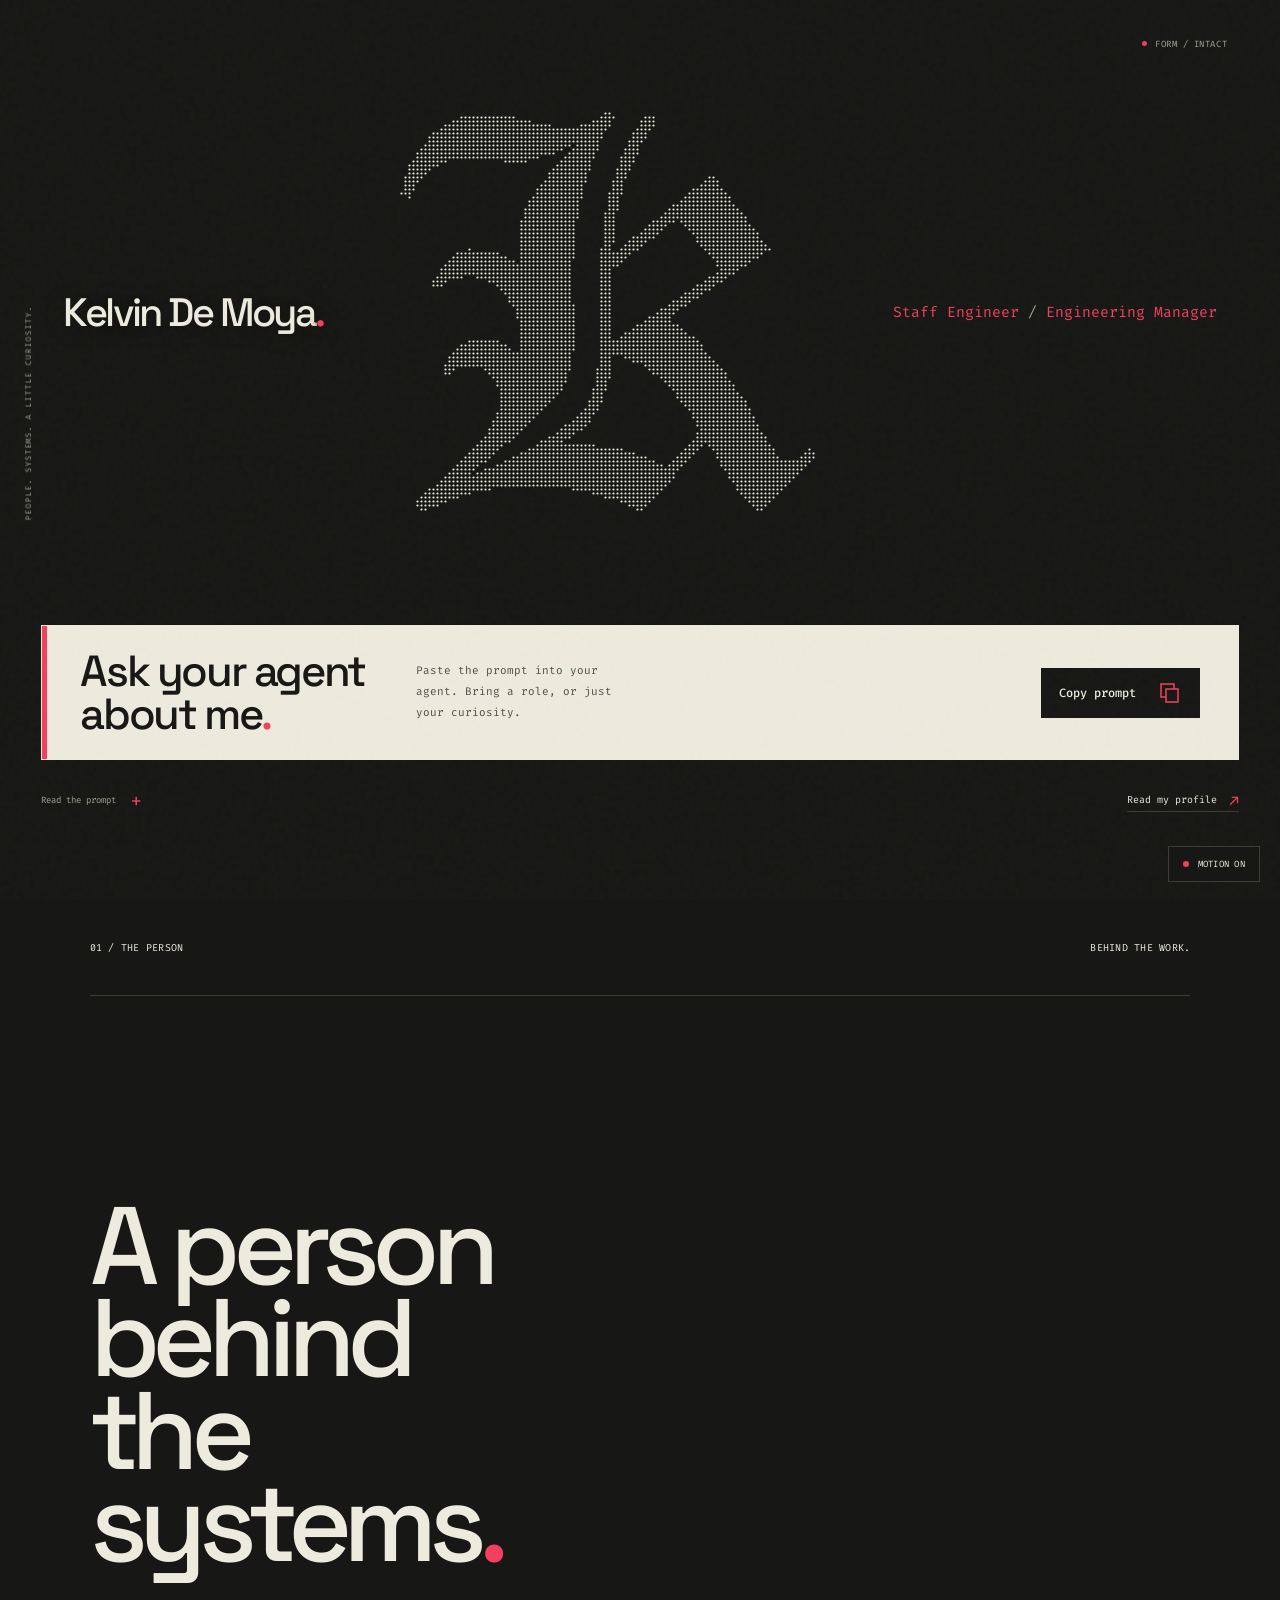
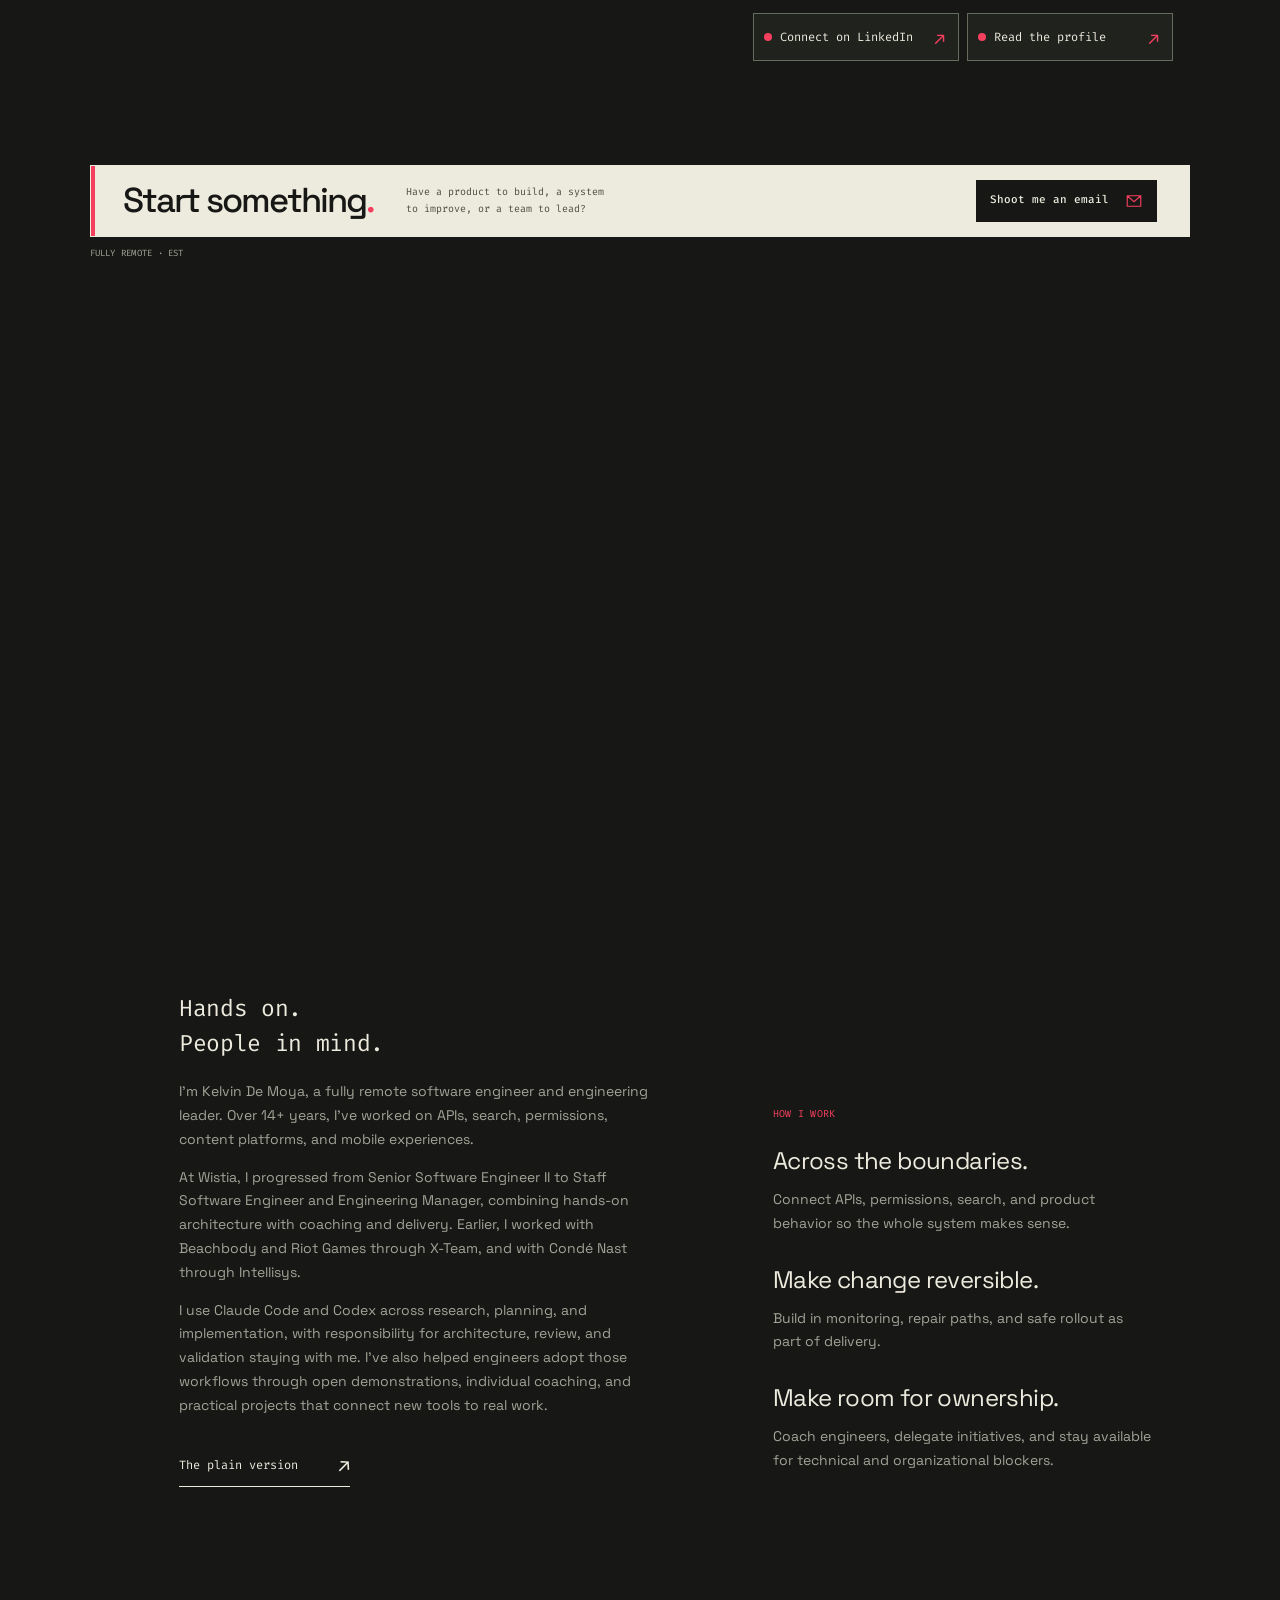
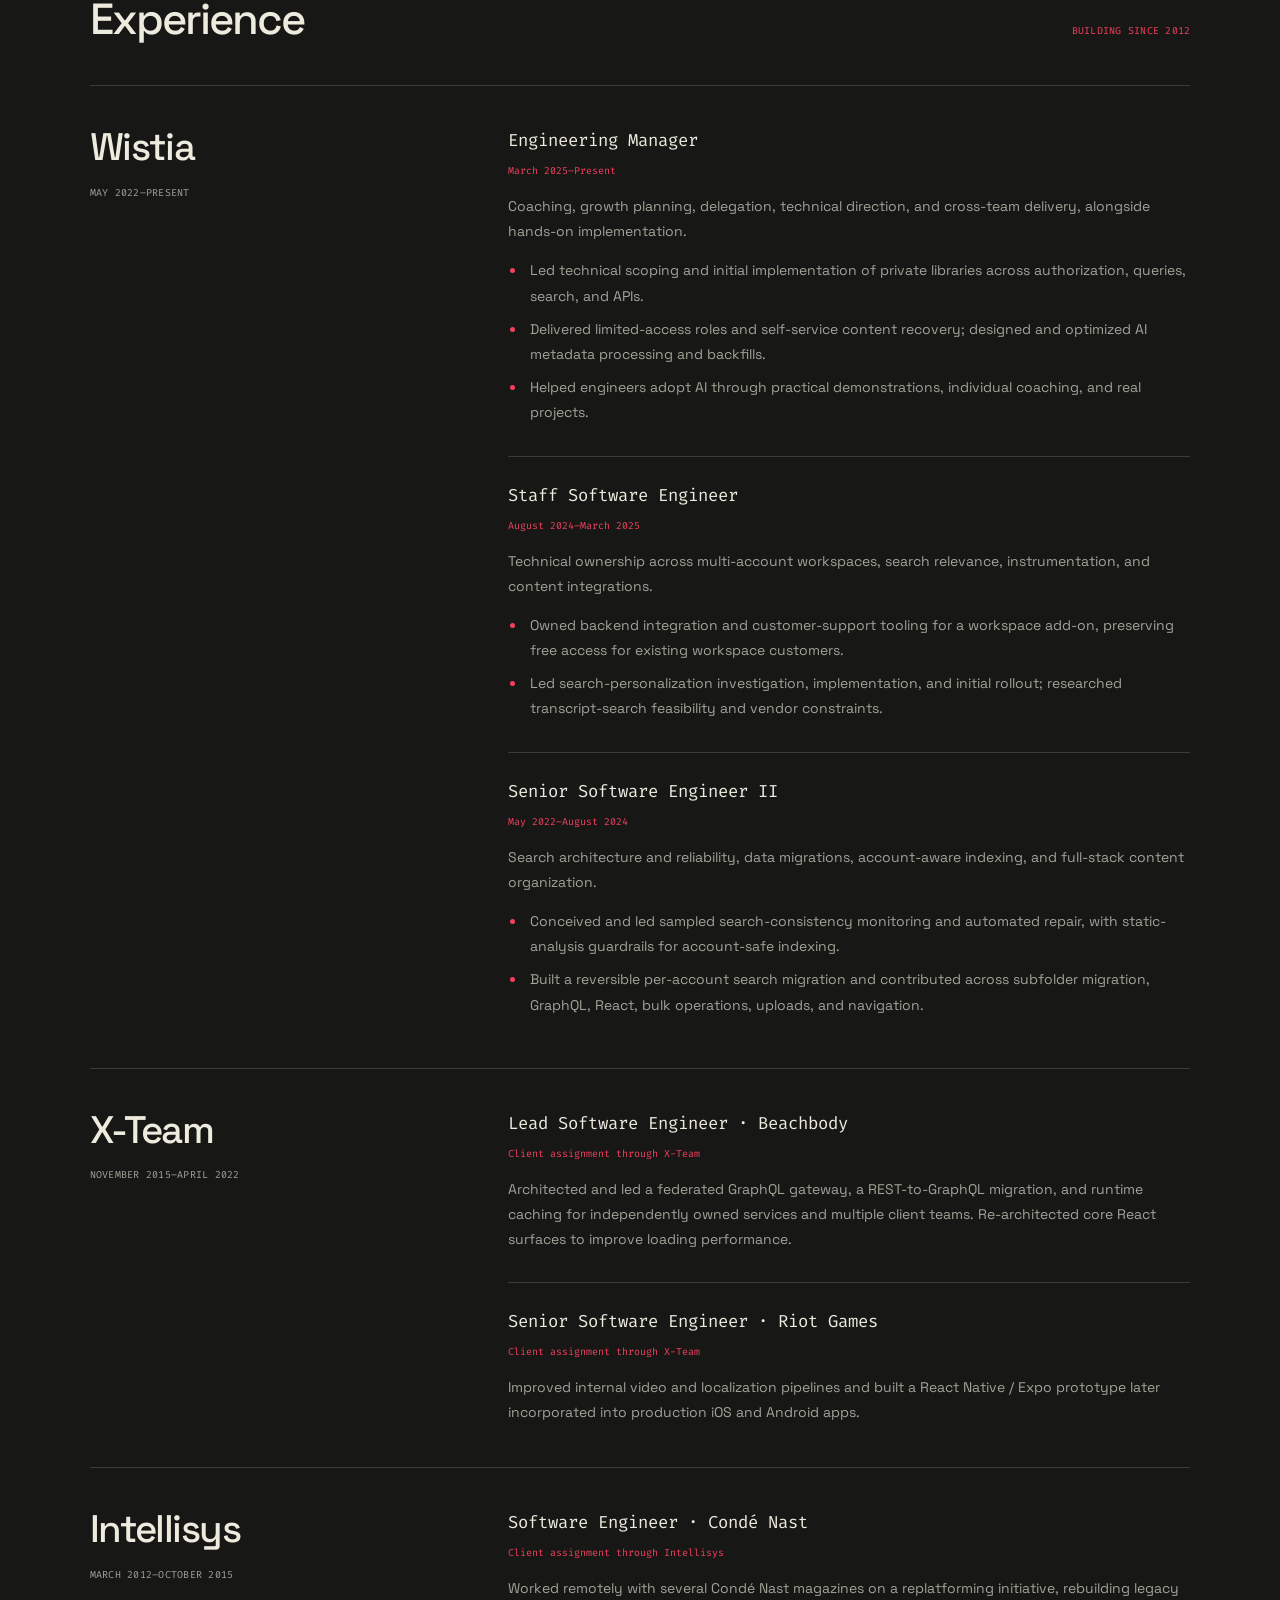
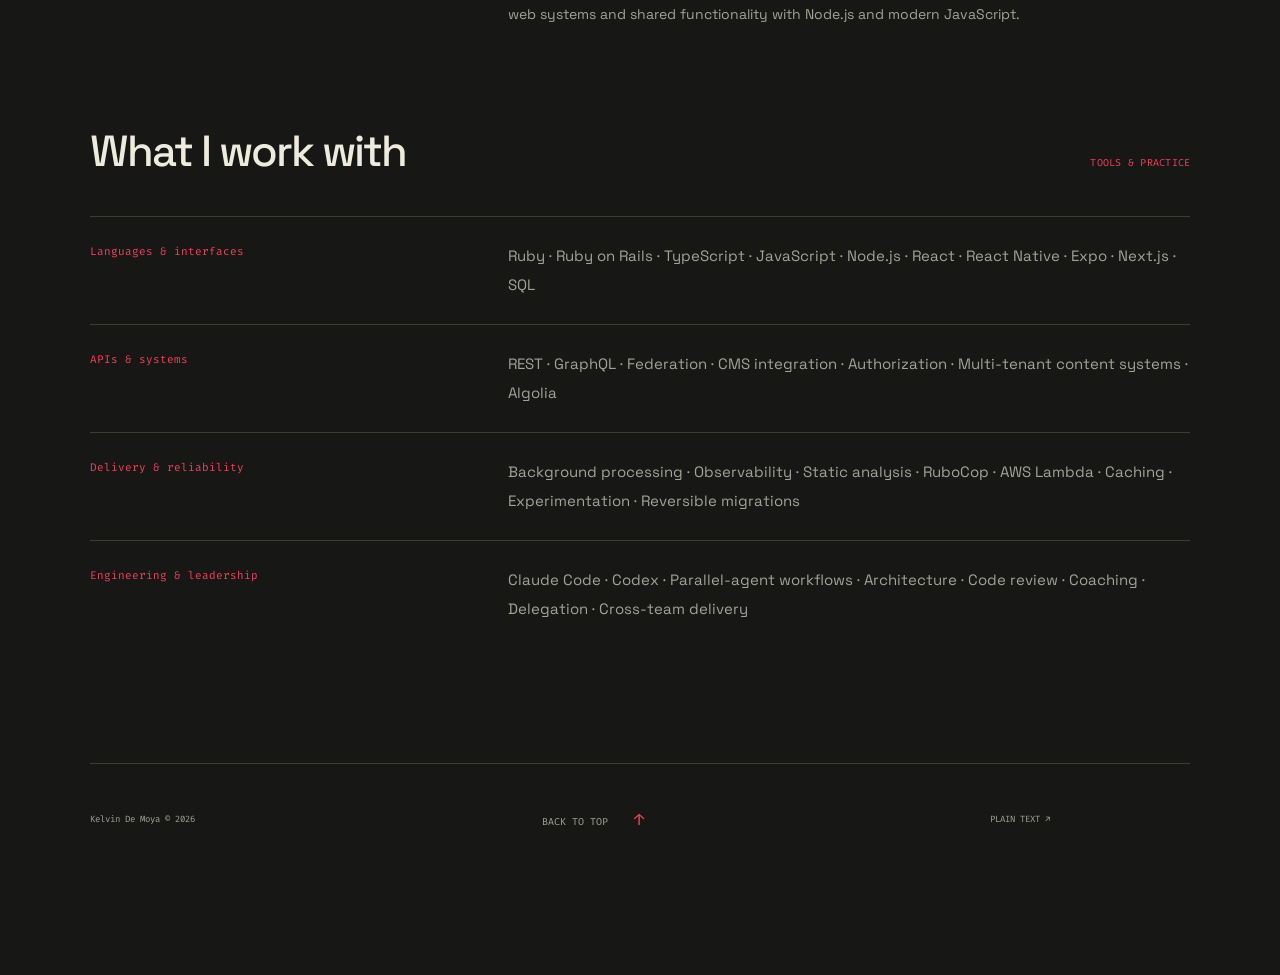
<file: index.html>
<!doctype html>
<html lang="en">
  <head>
    <meta charset="utf-8" />
    <meta name="viewport" content="width=device-width, initial-scale=1" />
    <meta name="theme-color" content="#171815" />
    <meta
      name="description"
      content="Kelvin De Moya — Staff Engineer / Engineering Manager. 14+ years building APIs, reliable content systems, and engineering teams. Fully remote · EST."
    />
    <link rel="canonical" href="https://kdemoya.github.io/" />
    <link rel="icon" href="./assets/images/favicon.svg" type="image/svg+xml" />
    <meta property="og:type" content="website" />
    <meta property="og:locale" content="en_US" />
    <meta property="og:site_name" content="Kelvin De Moya" />
    <meta
      property="og:title"
      content="Kelvin De Moya — Staff Engineer / Engineering Manager"
    />
    <meta
      property="og:description"
      content="14+ years building APIs, reliable content systems, and engineering teams. Fully remote · EST."
    />
    <meta property="og:url" content="https://kdemoya.github.io/" />
    <meta name="twitter:card" content="summary" />
    <title>Kelvin De Moya — Staff Engineer / Engineering Manager</title>
    <link
      rel="alternate"
      type="text/markdown"
      href="./profile.md"
      title="Plain profile"
    />
    <link
      rel="alternate"
      type="text/markdown"
      href="./context.md"
      title="Career context for AI tools"
    />
    <link
      rel="describedby"
      href="./llms.txt"
      type="text/plain"
      title="Guide for AI tools"
    />
    <link rel="stylesheet" href="./assets/css/site.css" />
    <link rel="stylesheet" href="./assets/css/agent.css" />
    <script type="application/ld+json">
      {
        "@context": "https://schema.org",
        "@type": "Person",
        "url": "https://kdemoya.github.io/",
        "name": "Kelvin De Moya",
        "jobTitle": "Staff Engineer / Engineering Manager",
        "email": "kdemoya17@gmail.com",
        "sameAs": ["https://www.linkedin.com/in/kdemoya/"],
        "worksFor": { "@type": "Organization", "name": "Wistia" },
        "alumniOf": {
          "@type": "CollegeOrUniversity",
          "name": "Pontificia Universidad Católica Madre y Maestra"
        }
      }
    </script>
    <script defer src="./assets/data/monogram.js"></script>
    <script defer src="./assets/data/portrait.js"></script>
    <script defer src="./assets/js/portrait-style.js"></script>
    <script defer src="./assets/js/particles.js"></script>
    <script defer src="./assets/js/agent.js"></script>
    <script defer src="./assets/js/contact.js"></script>
    <noscript
      ><style>
        #motion,
        .signal {
          display: none;
        }
      </style></noscript
    >
  </head>
  <body>
    <a class="skip" href="#about-title">Skip to about</a>
    <canvas id="letter" aria-hidden="true"></canvas>
    <main>
      <section class="hero" id="top" aria-labelledby="name">
        <div class="poster">
          <div class="poster-grid" aria-hidden="true"></div>
          <div class="margin-note" aria-hidden="true">
            PEOPLE. SYSTEMS. A LITTLE CURIOSITY.
          </div>
          <h1 class="hero-identity" id="name">
            <button
              id="identity-trigger"
              class="identity-trigger"
              data-scatter
              type="button"
              aria-labelledby="hero-name"
              aria-describedby="identity-hint"
              disabled
            >
              <span id="hero-name" class="hero-name"
                >Kelvin De Moya<span class="name-period">.</span></span
              >
            </button>
          </h1>
          <div id="hero-mark" class="mark" aria-hidden="true">
            <img class="fallback" src="./assets/images/monogram.svg" alt="" />
          </div>
          <div class="hero-role">
            <button
              id="title-trigger"
              class="identity-trigger role"
              data-scatter
              type="button"
              aria-describedby="identity-hint"
              disabled
            >
              <span
                >Staff Engineer <span class="role-slash">/</span> Engineering
                Manager</span
              >
            </button>
          </div>
          <span id="identity-hint" class="sr-only"
            >Activate to scatter the dotted K.</span
          >
          <div class="signal" aria-hidden="true">
            <span class="signal-dot"></span
            ><span id="signal-label">FORM / INTACT</span>
          </div>
        </div>
        <section
          id="agent-invite"
          class="agent-invite"
          aria-labelledby="agent-heading"
        >
          <h2 id="agent-heading" class="sr-only">Ask your agent about me</h2>
          <button
            id="copy-prompt"
            class="copy-prompt"
            type="button"
            disabled
            aria-labelledby="agent-title copy-prompt-label"
            aria-describedby="agent-description"
          >
            <span class="agent-copy">
              <span id="agent-title" class="agent-title"
                >Ask your agent<br class="agent-title-break" />about me<span
                  >.</span
                ></span
              >
              <span id="agent-description" class="agent-description"
                >Paste the prompt into your agent. Bring a role, or just your
                curiosity.</span
              >
            </span>
            <span class="copy-cue"
              ><span id="copy-prompt-label">Copy prompt</span
              ><svg
                class="copy-icon"
                viewBox="0 0 24 24"
                width="24"
                height="24"
                fill="none"
                stroke="currentColor"
                stroke-width="1.5"
                aria-hidden="true"
                focusable="false"
              >
                <path d="M8 8h12v13H8zM16 8V3H3v13h5" /></svg
            ></span>
          </button>
          <p
            id="copy-status"
            class="copy-status"
            role="status"
            aria-live="polite"
          ></p>
          <div class="agent-links">
            <details id="prompt-preview" class="prompt-preview" hidden>
              <summary>
                Read the prompt <span aria-hidden="true">+</span>
              </summary>
              <label class="sr-only" for="prompt-text"
                >Prompt for your agent</label
              ><textarea
                id="prompt-text"
                readonly
                rows="7"
                spellcheck="false"
              ></textarea>
              <div class="agent-fallbacks">
                <button id="copy-context" type="button" class="text-button">
                  Copy full briefing</button
                ><a href="./context.md" download="kelvin-de-moya-context.md"
                  >Download profile</a
                >
              </div>
              <p id="briefing-status" role="status" aria-live="polite"></p>
              <details id="briefing-preview" hidden>
                <summary>Full briefing</summary>
                <label class="sr-only" for="briefing-text"
                  >Prompt and professional profile</label
                ><textarea
                  id="briefing-text"
                  readonly
                  rows="10"
                  spellcheck="false"
                ></textarea>
              </details>
            </details>
            <a class="agent-profile-link" href="./context.md"
              >Read my profile <span aria-hidden="true">↗</span></a
            >
          </div>
        </section>
      </section>

      <section
        id="about"
        class="about-section chapter"
        aria-labelledby="about-title"
      >
        <div class="section-inner">
          <div class="chapter-top">
            <span class="folio">01 / THE PERSON</span
            ><span class="folio">BEHIND THE WORK.</span>
          </div>
          <div class="about-reveal">
            <div class="about-stage">
              <h2 id="about-title" tabindex="-1">
                A person<br />behind<br />the systems<span>.</span>
              </h2>
              <div class="portrait-column">
                <div
                  id="about-emblem"
                  class="about-emblem"
                  role="img"
                  aria-label="Black-and-white sketch of Kelvin De Moya, drawn with dots and fine trails"
                >
                  <img
                    class="static-portrait"
                    src="./assets/images/portrait.svg"
                    alt=""
                    width="680"
                    height="850"
                  />
                </div>
                <nav class="portrait-links" aria-label="Connect with Kelvin">
                  <a href="https://www.linkedin.com/in/kdemoya/">
                    <span class="portrait-link-node" aria-hidden="true"></span>
                    <span>Connect on LinkedIn</span>
                    <span class="portrait-link-arrow" aria-hidden="true"
                      >↗</span
                    >
                  </a>
                  <a href="./profile.html">
                    <span class="portrait-link-node" aria-hidden="true"></span>
                    <span>Read the profile</span>
                    <span class="portrait-link-arrow" aria-hidden="true"
                      >↗</span
                    >
                  </a>
                </nav>
              </div>
              <section
                id="contact"
                class="contact-section"
                aria-labelledby="contact-title"
              >
                <h3 id="contact-title" class="sr-only">Start something</h3>
                <div class="contact-slot">
                  <a
                    id="contact-cta"
                    class="contact-cta"
                    href="mailto:kdemoya17@gmail.com"
                    aria-labelledby="contact-headline contact-action"
                    aria-describedby="contact-description"
                  >
                    <span class="contact-copy">
                      <span id="contact-headline" class="contact-headline"
                        >Start something<span>.</span></span
                      >
                      <span id="contact-description" class="contact-description"
                        >Have a product to build, a system to improve, or a team
                        to lead?</span
                      >
                    </span>
                    <span class="contact-cue"
                      ><span id="contact-action">Shoot me an email</span
                      ><svg
                        class="contact-icon"
                        viewBox="0 0 24 24"
                        width="24"
                        height="24"
                        fill="none"
                        stroke="currentColor"
                        stroke-width="1.5"
                        aria-hidden="true"
                        focusable="false"
                      >
                        <path d="M3 5h18v14H3zM3 5l9 8 9-8" /></svg
                    ></span>
                  </a>
                </div>
                <div class="contact-meta">
                  <span id="contact-availability" class="folio"
                    >FULLY REMOTE · EST</span
                  >
                </div>
              </section>
            </div>
          </div>
          <div class="about-grid">
            <div class="about-note">
              <h3>Hands on.<br />People in mind.</h3>
              <p>
                I’m Kelvin De Moya, a fully remote software engineer and
                engineering leader. Over 14+ years, I’ve worked on APIs, search,
                permissions, content platforms, and mobile experiences.
              </p>
              <p>
                At Wistia, I progressed from Senior Software Engineer II to
                Staff Software Engineer and Engineering Manager, combining
                hands-on architecture with coaching and delivery. Earlier, I
                worked with Beachbody and Riot Games through X-Team, and with
                Condé Nast through Intellisys.
              </p>
              <p>
                I use Claude Code and Codex across research, planning, and
                implementation, with responsibility for architecture, review,
                and validation staying with me. I’ve also helped engineers adopt
                those workflows through open demonstrations, individual
                coaching, and practical projects that connect new tools to real
                work.
              </p>
              <a class="underlined" href="./profile.html"
                >The plain version <span aria-hidden="true">↗</span></a
              >
            </div>
            <aside class="about-aside" aria-labelledby="working-style">
              <h3 id="working-style" class="folio">HOW I WORK</h3>
              <dl class="working-notes">
                <dt>Across the boundaries.</dt>
                <dd>
                  Connect APIs, permissions, search, and product behavior so the
                  whole system makes sense.
                </dd>
                <dt>Make change reversible.</dt>
                <dd>
                  Build in monitoring, repair paths, and safe rollout as part of
                  delivery.
                </dd>
                <dt>Make room for ownership.</dt>
                <dd>
                  Coach engineers, delegate initiatives, and stay available for
                  technical and organizational blockers.
                </dd>
              </dl>
            </aside>
          </div>
          <section class="career-history" aria-labelledby="experience-title">
            <div class="content-heading">
              <h3 id="experience-title">Experience</h3>
              <span class="folio">BUILDING SINCE 2012</span>
            </div>
            <article class="career-employer">
              <div class="career-heading">
                <h4>Wistia</h4>
                <p class="folio">MAY 2022–PRESENT</p>
              </div>
              <div class="career-roles">
                <section class="career-role" aria-labelledby="manager-role">
                  <h5 id="manager-role">Engineering Manager</h5>
                  <p class="role-dates">March 2025–Present</p>
                  <p>
                    Coaching, growth planning, delegation, technical direction,
                    and cross-team delivery, alongside hands-on implementation.
                  </p>
                  <ul>
                    <li>
                      Led technical scoping and initial implementation of
                      private libraries across authorization, queries, search,
                      and APIs.
                    </li>
                    <li>
                      Delivered limited-access roles and self-service content
                      recovery; designed and optimized AI metadata processing
                      and backfills.
                    </li>
                    <li>
                      Helped engineers adopt AI through practical
                      demonstrations, individual coaching, and real projects.
                    </li>
                  </ul>
                </section>
                <section class="career-role" aria-labelledby="staff-role">
                  <h5 id="staff-role">Staff Software Engineer</h5>
                  <p class="role-dates">August 2024–March 2025</p>
                  <p>
                    Technical ownership across multi-account workspaces, search
                    relevance, instrumentation, and content integrations.
                  </p>
                  <ul>
                    <li>
                      Owned backend integration and customer-support tooling for
                      a workspace add-on, preserving free access for existing
                      workspace customers.
                    </li>
                    <li>
                      Led search-personalization investigation, implementation,
                      and initial rollout; researched transcript-search
                      feasibility and vendor constraints.
                    </li>
                  </ul>
                </section>
                <section class="career-role" aria-labelledby="senior-role">
                  <h5 id="senior-role">Senior Software Engineer II</h5>
                  <p class="role-dates">May 2022–August 2024</p>
                  <p>
                    Search architecture and reliability, data migrations,
                    account-aware indexing, and full-stack content organization.
                  </p>
                  <ul>
                    <li>
                      Conceived and led sampled search-consistency monitoring
                      and automated repair, with static-analysis guardrails for
                      account-safe indexing.
                    </li>
                    <li>
                      Built a reversible per-account search migration and
                      contributed across subfolder migration, GraphQL, React,
                      bulk operations, uploads, and navigation.
                    </li>
                  </ul>
                </section>
              </div>
            </article>
            <article class="career-employer">
              <div class="career-heading">
                <h4>X-Team</h4>
                <p class="folio">NOVEMBER 2015–APRIL 2022</p>
              </div>
              <div class="career-roles">
                <section class="career-role" aria-labelledby="beachbody-role">
                  <h5 id="beachbody-role">
                    Lead Software Engineer · Beachbody
                  </h5>
                  <p class="role-dates">Client assignment through X-Team</p>
                  <p>
                    Architected and led a federated GraphQL gateway, a
                    REST-to-GraphQL migration, and runtime caching for
                    independently owned services and multiple client teams.
                    Re-architected core React surfaces to improve loading
                    performance.
                  </p>
                </section>
                <section class="career-role" aria-labelledby="riot-role">
                  <h5 id="riot-role">Senior Software Engineer · Riot Games</h5>
                  <p class="role-dates">Client assignment through X-Team</p>
                  <p>
                    Improved internal video and localization pipelines and built
                    a React Native / Expo prototype later incorporated into
                    production iOS and Android apps.
                  </p>
                </section>
              </div>
            </article>
            <article class="career-employer">
              <div class="career-heading">
                <h4>Intellisys</h4>
                <p class="folio">MARCH 2012–OCTOBER 2015</p>
              </div>
              <div class="career-roles">
                <section class="career-role" aria-labelledby="conde-role">
                  <h5 id="conde-role">Software Engineer · Condé Nast</h5>
                  <p class="role-dates">Client assignment through Intellisys</p>
                  <p>
                    Worked remotely with several Condé Nast magazines on a
                    replatforming initiative, rebuilding legacy web systems and
                    shared functionality with Node.js and modern JavaScript.
                  </p>
                </section>
              </div>
            </article>
          </section>
          <section class="toolbox" aria-labelledby="toolbox-title">
            <div class="content-heading">
              <h3 id="toolbox-title">What I work with</h3>
              <span class="folio">TOOLS & PRACTICE</span>
            </div>
            <dl class="skill-list">
              <div>
                <dt>Languages & interfaces</dt>
                <dd>
                  Ruby · Ruby on Rails · TypeScript · JavaScript · Node.js ·
                  React · React Native · Expo · Next.js · SQL
                </dd>
              </div>
              <div>
                <dt>APIs & systems</dt>
                <dd>
                  REST · GraphQL · Federation · CMS integration · Authorization
                  · Multi-tenant content systems · Algolia
                </dd>
              </div>
              <div>
                <dt>Delivery & reliability</dt>
                <dd>
                  Background processing · Observability · Static analysis ·
                  RuboCop · AWS Lambda · Caching · Experimentation · Reversible
                  migrations
                </dd>
              </div>
              <div>
                <dt>Engineering & leadership</dt>
                <dd>
                  Claude Code · Codex · Parallel-agent workflows · Architecture
                  · Code review · Coaching · Delegation · Cross-team delivery
                </dd>
              </div>
            </dl>
          </section>
        </div>
      </section>
    </main>
    <footer class="site-footer chapter">
      <div class="section-inner">
        <div class="colophon">
          <span>Kelvin De Moya © 2026</span
          ><a href="#top" class="back-top"
            >BACK TO TOP <span aria-hidden="true">↑</span></a
          ><a href="./profile.md">PLAIN TEXT ↗</a>
        </div>
      </div>
    </footer>
    <button id="motion" type="button" aria-pressed="true">
      <span class="motion-dot" aria-hidden="true"></span
      ><span id="motion-label">MOTION ON</span>
    </button>
  </body>
</html>
</file>
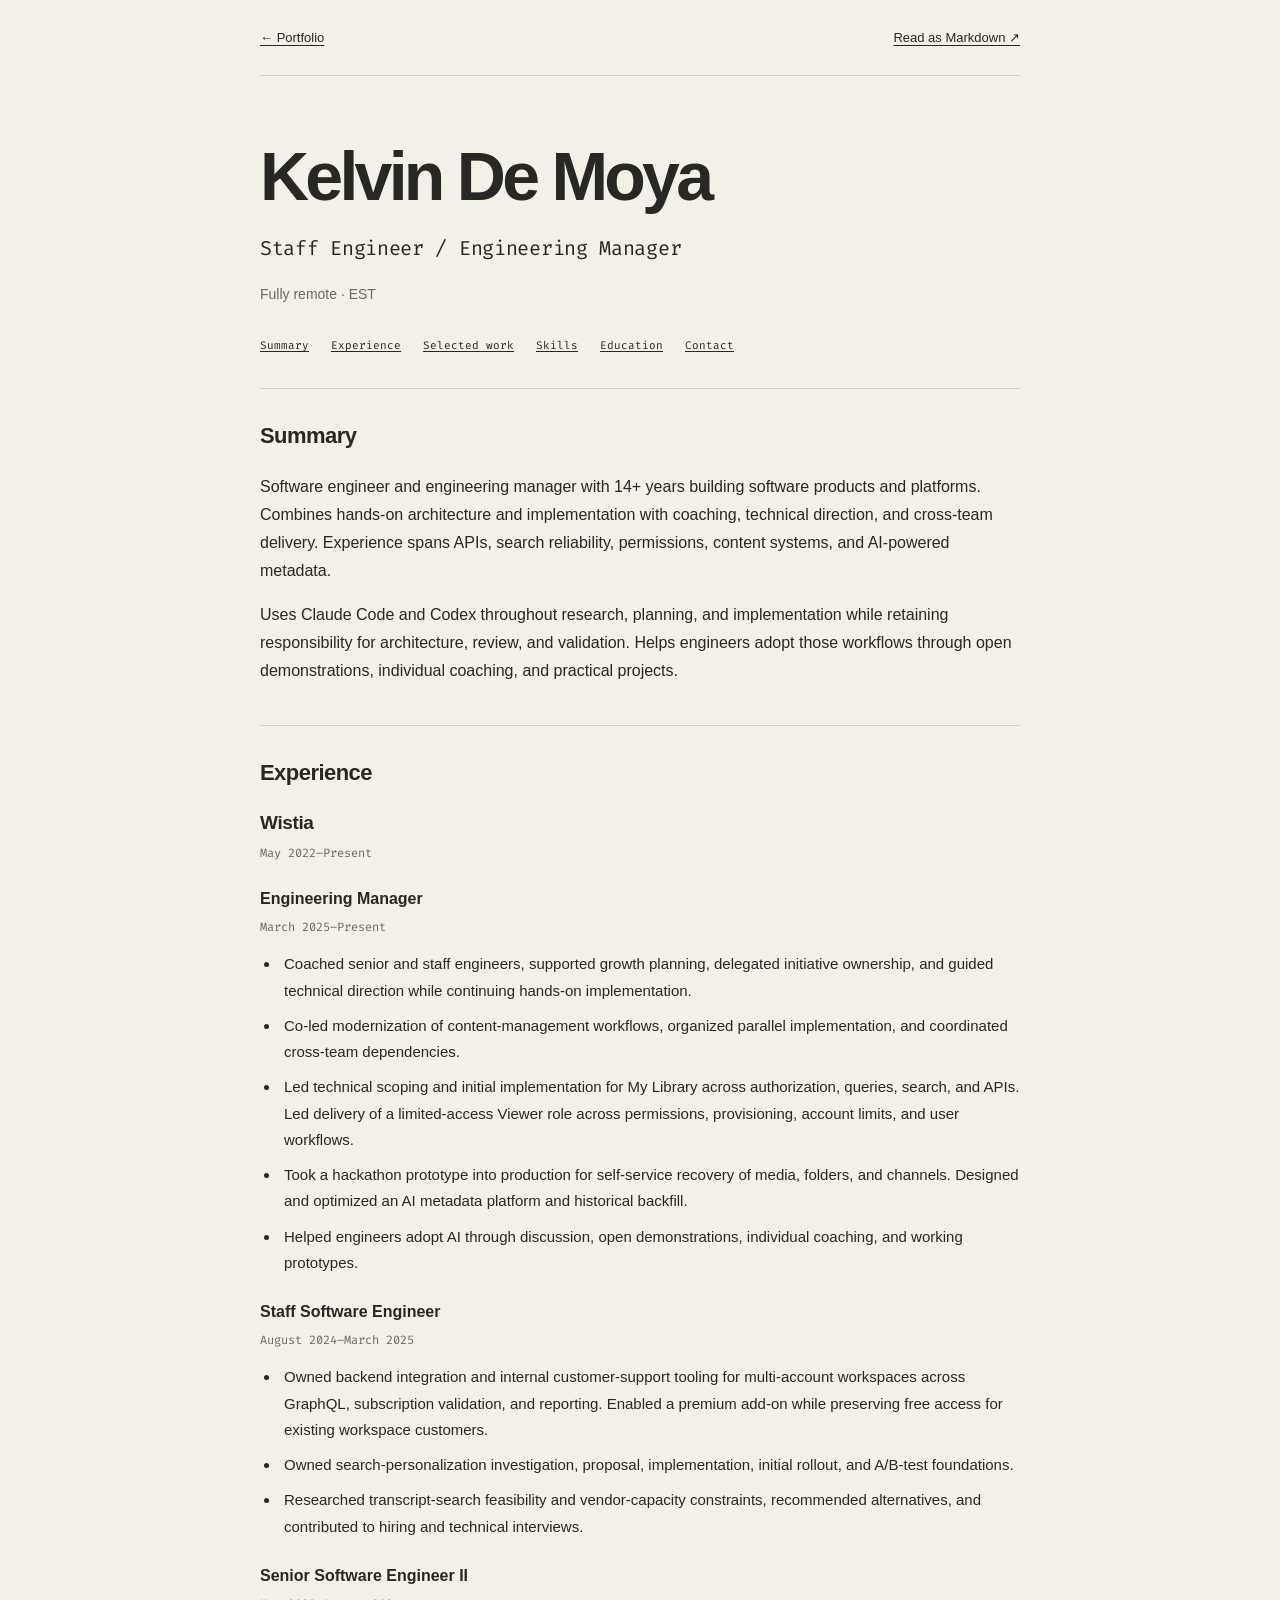
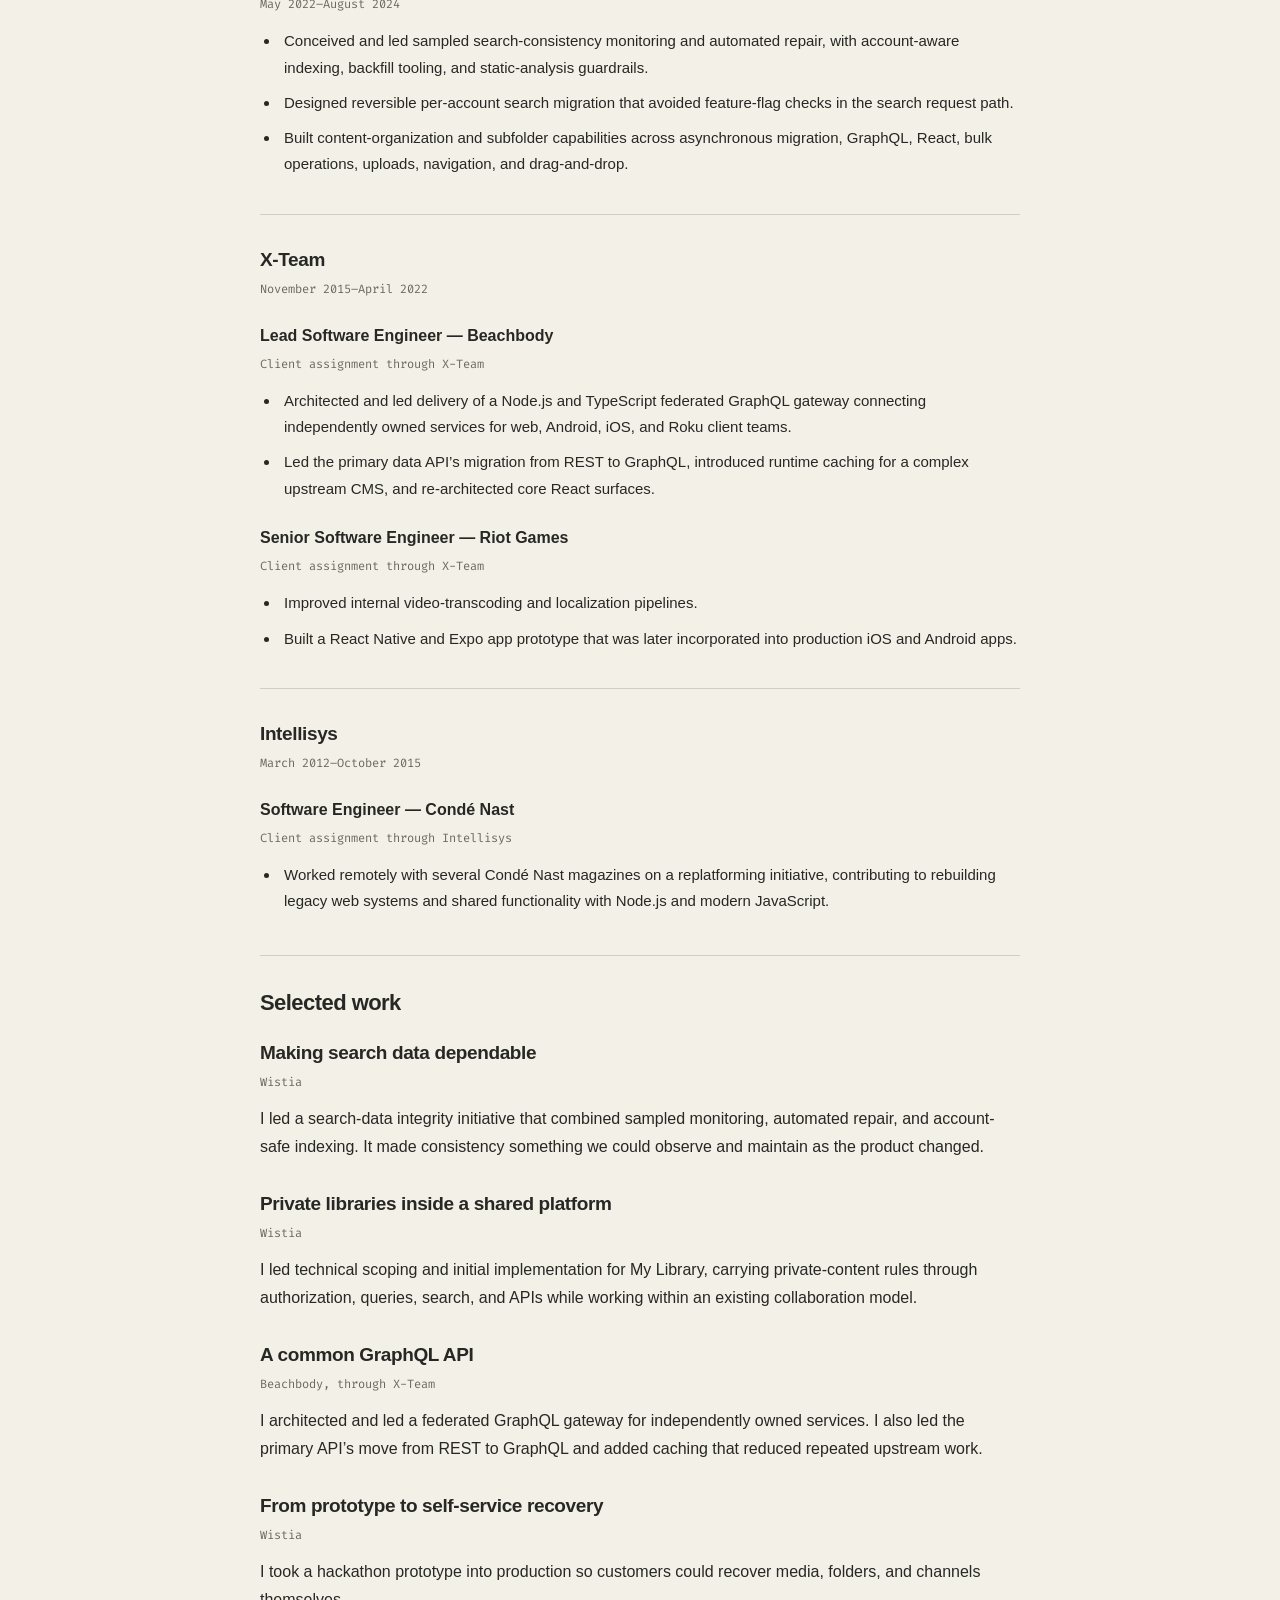
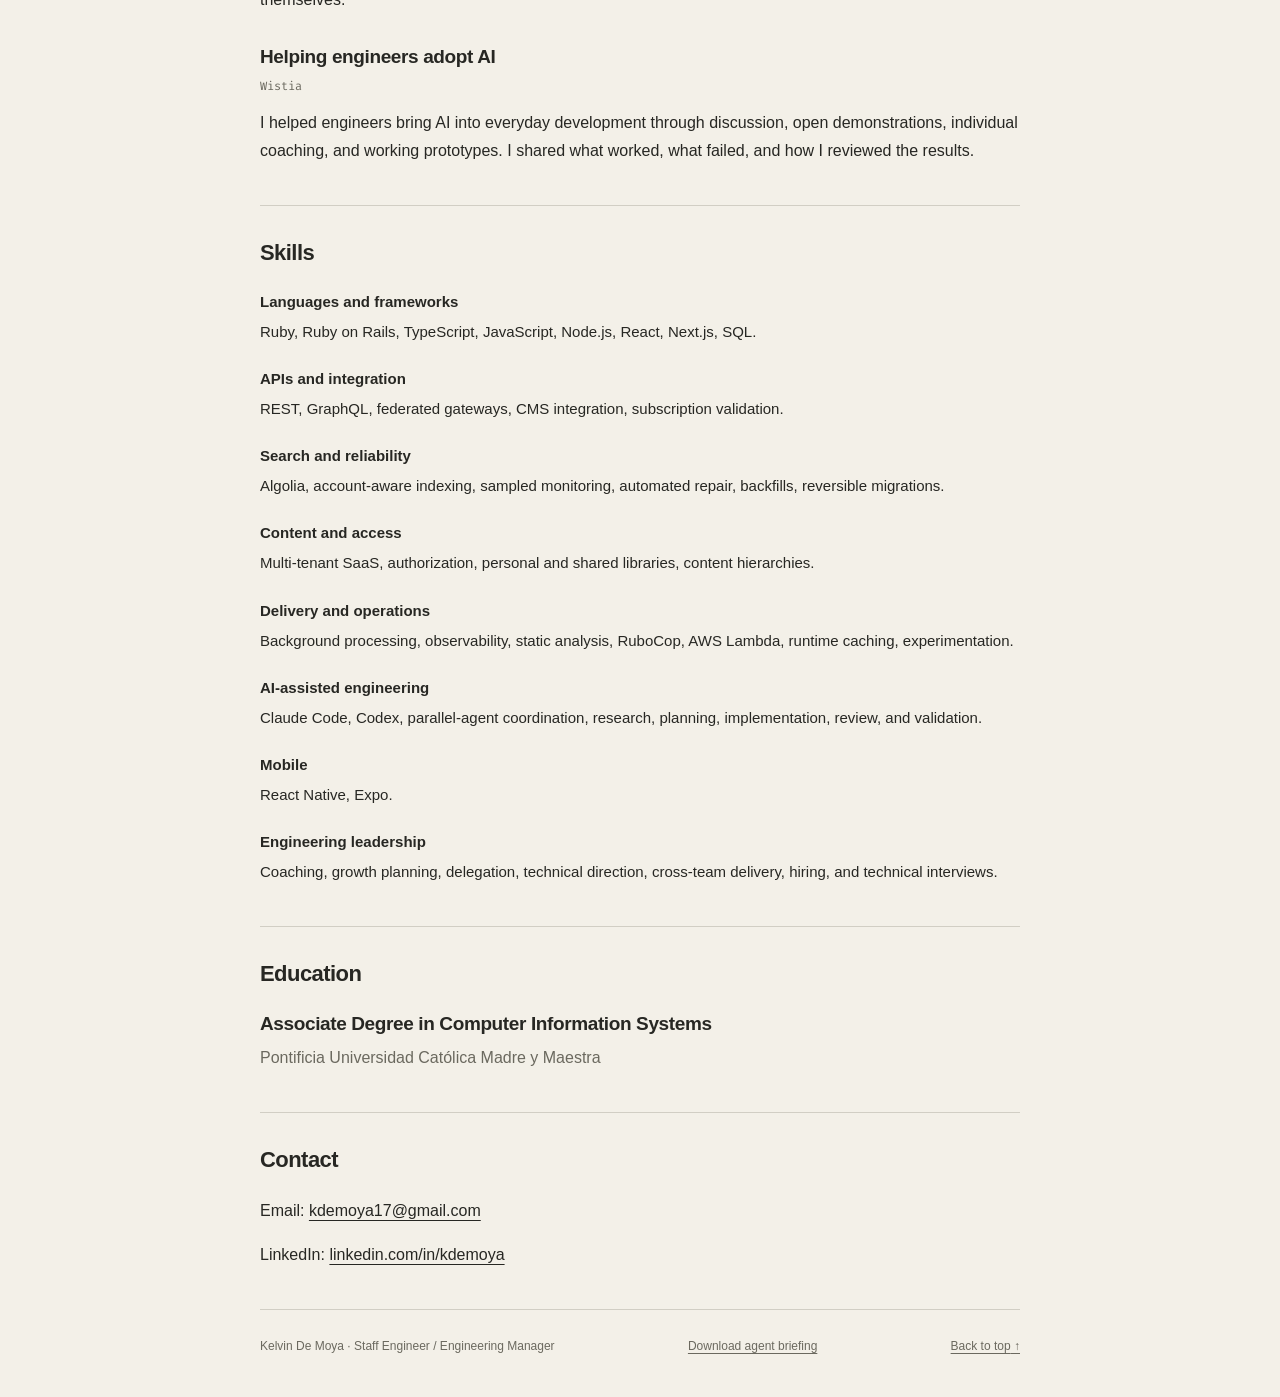
<file: profile.html>
<!doctype html>
<html lang="en">
  <head>
    <meta charset="utf-8" />
    <meta name="viewport" content="width=device-width, initial-scale=1" />
    <meta
      name="description"
      content="Kelvin De Moya — Staff Engineer / Engineering Manager. 14+ years building APIs, reliable content systems, and engineering teams."
    />
    <meta name="color-scheme" content="light" />
    <link rel="canonical" href="https://kdemoya.github.io/profile.html" />
    <link rel="icon" href="./assets/images/favicon.svg" type="image/svg+xml" />
    <meta property="og:type" content="website" />
    <meta property="og:locale" content="en_US" />
    <meta property="og:site_name" content="Kelvin De Moya" />
    <meta
      property="og:title"
      content="Kelvin De Moya — Staff Engineer / Engineering Manager"
    />
    <meta
      property="og:description"
      content="14+ years building APIs, reliable content systems, and engineering teams. Fully remote · EST."
    />
    <meta
      property="og:url"
      content="https://kdemoya.github.io/profile.html"
    />
    <meta name="twitter:card" content="summary" />
    <title>Kelvin De Moya — Staff Engineer / Engineering Manager</title>
    <link
      rel="alternate"
      type="text/markdown"
      href="profile.md"
      title="Profile in Markdown"
    />
    <link
      rel="alternate"
      type="text/markdown"
      href="context.md"
      title="Career context for AI tools"
    />
    <link
      rel="describedby"
      href="./llms.txt"
      type="text/plain"
      title="Guide for AI tools"
    />
    <script type="application/ld+json">
      {
        "@context": "https://schema.org",
        "@type": "Person",
        "url": "https://kdemoya.github.io/",
        "name": "Kelvin De Moya",
        "jobTitle": "Staff Engineer / Engineering Manager",
        "worksFor": {
          "@type": "Organization",
          "name": "Wistia"
        },
        "email": "kdemoya17@gmail.com",
        "sameAs": ["https://www.linkedin.com/in/kdemoya/"],
        "alumniOf": {
          "@type": "CollegeOrUniversity",
          "name": "Pontificia Universidad Católica Madre y Maestra"
        }
      }
    </script>
    <link rel="stylesheet" href="./assets/css/profile.css" />
  </head>
  <body>
    <a class="skip-link" href="#profile">Skip to profile</a>
    <div class="page">
      <nav class="view-nav" aria-label="Profile navigation">
        <a href="./"><span aria-hidden="true">← </span>Portfolio</a>
        <a href="profile.md"
          >Read as Markdown<span aria-hidden="true"> ↗</span></a
        >
      </nav>
      <main id="profile">
        <header class="profile-header">
          <h1>Kelvin De Moya</h1>
          <p class="role">Staff Engineer / Engineering Manager</p>
          <p class="location">Fully remote · EST</p>
          <nav class="section-nav" aria-label="Profile sections">
            <a href="#summary">Summary</a><a href="#experience">Experience</a
            ><a href="#selected-work">Selected work</a
            ><a href="#skills">Skills</a><a href="#education">Education</a
            ><a href="#contact">Contact</a>
          </nav>
        </header>
        <section id="summary" aria-labelledby="summary-title">
          <h2 id="summary-title">Summary</h2>
          <p>
            Software engineer and engineering manager with 14+ years building
            software products and platforms. Combines hands-on architecture and
            implementation with coaching, technical direction, and cross-team
            delivery. Experience spans APIs, search reliability, permissions,
            content systems, and AI-powered metadata.
          </p>
          <p>
            Uses Claude Code and Codex throughout research, planning, and
            implementation while retaining responsibility for architecture,
            review, and validation. Helps engineers adopt those workflows
            through open demonstrations, individual coaching, and practical
            projects.
          </p>
        </section>
        <section id="experience" aria-labelledby="experience-title">
          <h2 id="experience-title">Experience</h2>
          <article class="employer">
            <h3>Wistia</h3>
            <p class="meta">May 2022–Present</p>
            <div class="position">
              <h4>Engineering Manager</h4>
              <p class="meta">March 2025–Present</p>
              <ul>
                <li>
                  Coached senior and staff engineers, supported growth planning,
                  delegated initiative ownership, and guided technical direction
                  while continuing hands-on implementation.
                </li>
                <li>
                  Co-led modernization of content-management workflows,
                  organized parallel implementation, and coordinated cross-team
                  dependencies.
                </li>
                <li>
                  Led technical scoping and initial implementation for My
                  Library across authorization, queries, search, and APIs. Led
                  delivery of a limited-access Viewer role across permissions,
                  provisioning, account limits, and user workflows.
                </li>
                <li>
                  Took a hackathon prototype into production for self-service
                  recovery of media, folders, and channels. Designed and
                  optimized an AI metadata platform and historical backfill.
                </li>
                <li>
                  Helped engineers adopt AI through discussion, open
                  demonstrations, individual coaching, and working prototypes.
                </li>
              </ul>
            </div>
            <div class="position">
              <h4>Staff Software Engineer</h4>
              <p class="meta">August 2024–March 2025</p>
              <ul>
                <li>
                  Owned backend integration and internal customer-support
                  tooling for multi-account workspaces across GraphQL,
                  subscription validation, and reporting. Enabled a premium
                  add-on while preserving free access for existing workspace
                  customers.
                </li>
                <li>
                  Owned search-personalization investigation, proposal,
                  implementation, initial rollout, and A/B-test foundations.
                </li>
                <li>
                  Researched transcript-search feasibility and vendor-capacity
                  constraints, recommended alternatives, and contributed to
                  hiring and technical interviews.
                </li>
              </ul>
            </div>
            <div class="position">
              <h4>Senior Software Engineer II</h4>
              <p class="meta">May 2022–August 2024</p>
              <ul>
                <li>
                  Conceived and led sampled search-consistency monitoring and
                  automated repair, with account-aware indexing, backfill
                  tooling, and static-analysis guardrails.
                </li>
                <li>
                  Designed reversible per-account search migration that avoided
                  feature-flag checks in the search request path.
                </li>
                <li>
                  Built content-organization and subfolder capabilities across
                  asynchronous migration, GraphQL, React, bulk operations,
                  uploads, navigation, and drag-and-drop.
                </li>
              </ul>
            </div>
          </article>
          <article class="employer">
            <h3>X-Team</h3>
            <p class="meta">November 2015–April 2022</p>
            <div class="position">
              <h4>Lead Software Engineer — Beachbody</h4>
              <p class="meta">Client assignment through X-Team</p>
              <ul>
                <li>
                  Architected and led delivery of a Node.js and TypeScript
                  federated GraphQL gateway connecting independently owned
                  services for web, Android, iOS, and Roku client teams.
                </li>
                <li>
                  Led the primary data API’s migration from REST to GraphQL,
                  introduced runtime caching for a complex upstream CMS, and
                  re-architected core React surfaces.
                </li>
              </ul>
            </div>
            <div class="position">
              <h4>Senior Software Engineer — Riot Games</h4>
              <p class="meta">Client assignment through X-Team</p>
              <ul>
                <li>
                  Improved internal video-transcoding and localization
                  pipelines.
                </li>
                <li>
                  Built a React Native and Expo app prototype that was later
                  incorporated into production iOS and Android apps.
                </li>
              </ul>
            </div>
          </article>
          <article class="employer">
            <h3>Intellisys</h3>
            <p class="meta">March 2012–October 2015</p>
            <div class="position">
              <h4>Software Engineer — Condé Nast</h4>
              <p class="meta">Client assignment through Intellisys</p>
              <ul>
                <li>
                  Worked remotely with several Condé Nast magazines on a
                  replatforming initiative, contributing to rebuilding legacy
                  web systems and shared functionality with Node.js and modern
                  JavaScript.
                </li>
              </ul>
            </div>
          </article>
        </section>
        <section id="selected-work" aria-labelledby="work-title">
          <h2 id="work-title">Selected work</h2>
          <article class="work-item">
            <h3>Making search data dependable</h3>
            <p class="meta">Wistia</p>
            <p>
              I led a search-data integrity initiative that combined sampled
              monitoring, automated repair, and account-safe indexing. It made
              consistency something we could observe and maintain as the product
              changed.
            </p>
          </article>
          <article class="work-item">
            <h3>Private libraries inside a shared platform</h3>
            <p class="meta">Wistia</p>
            <p>
              I led technical scoping and initial implementation for My Library,
              carrying private-content rules through authorization, queries,
              search, and APIs while working within an existing collaboration
              model.
            </p>
          </article>
          <article class="work-item">
            <h3>A common GraphQL API</h3>
            <p class="meta">Beachbody, through X-Team</p>
            <p>
              I architected and led a federated GraphQL gateway for
              independently owned services. I also led the primary API’s move
              from REST to GraphQL and added caching that reduced repeated
              upstream work.
            </p>
          </article>
          <article class="work-item">
            <h3>From prototype to self-service recovery</h3>
            <p class="meta">Wistia</p>
            <p>
              I took a hackathon prototype into production so customers could
              recover media, folders, and channels themselves.
            </p>
          </article>
          <article class="work-item">
            <h3>Helping engineers adopt AI</h3>
            <p class="meta">Wistia</p>
            <p>
              I helped engineers bring AI into everyday development through
              discussion, open demonstrations, individual coaching, and working
              prototypes. I shared what worked, what failed, and how I reviewed
              the results.
            </p>
          </article>
        </section>
        <section id="skills" aria-labelledby="skills-title">
          <h2 id="skills-title">Skills</h2>
          <dl class="skill-list">
            <dt>Languages and frameworks</dt>
            <dd>
              Ruby, Ruby on Rails, TypeScript, JavaScript, Node.js, React,
              Next.js, SQL.
            </dd>
            <dt>APIs and integration</dt>
            <dd>
              REST, GraphQL, federated gateways, CMS integration, subscription
              validation.
            </dd>
            <dt>Search and reliability</dt>
            <dd>
              Algolia, account-aware indexing, sampled monitoring, automated
              repair, backfills, reversible migrations.
            </dd>
            <dt>Content and access</dt>
            <dd>
              Multi-tenant SaaS, authorization, personal and shared libraries,
              content hierarchies.
            </dd>
            <dt>Delivery and operations</dt>
            <dd>
              Background processing, observability, static analysis, RuboCop,
              AWS Lambda, runtime caching, experimentation.
            </dd>
            <dt>AI-assisted engineering</dt>
            <dd>
              Claude Code, Codex, parallel-agent coordination, research,
              planning, implementation, review, and validation.
            </dd>
            <dt>Mobile</dt>
            <dd>React Native, Expo.</dd>
            <dt>Engineering leadership</dt>
            <dd>
              Coaching, growth planning, delegation, technical direction,
              cross-team delivery, hiring, and technical interviews.
            </dd>
          </dl>
        </section>
        <section id="education" aria-labelledby="education-title">
          <h2 id="education-title">Education</h2>
          <h3>Associate Degree in Computer Information Systems</h3>
          <p class="education-school">
            Pontificia Universidad Católica Madre y Maestra
          </p>
        </section>
        <section id="contact" aria-labelledby="contact-title">
          <h2 id="contact-title">Contact</h2>
          <address>
            <p>
              Email:
              <a href="mailto:kdemoya17@gmail.com">kdemoya17@gmail.com</a>
            </p>
            <p>
              LinkedIn:
              <a href="https://www.linkedin.com/in/kdemoya/"
                >linkedin.com/in/kdemoya</a
              >
            </p>
          </address>
        </section>
      </main>
      <footer>
        <p>Kelvin De Moya · Staff Engineer / Engineering Manager</p>
        <a href="context.md" download="kelvin-de-moya-context.md"
          >Download agent briefing</a
        >
        <a href="#profile">Back to top<span aria-hidden="true"> ↑</span></a>
      </footer>
    </div>
  </body>
</html>
</file>
<file: assets/css/site.css>
@font-face {
  font-family: "Fira Code";
  src: url("../fonts/fira-code.ttf") format("truetype");
  font-weight: 300 700;
  font-style: normal;
  font-display: swap;
}
@font-face {
  font-family: Space;
  src: url("../fonts/space-grotesk.ttf") format("truetype");
  font-weight: 300 700;
  font-display: swap;
}
:root {
  color-scheme: dark;
  --bg: #171815;
  --ink: #edeade;
  --muted: #a2a397;
  --line: #3b3d34;
  --accent: #f43f5e;
  --accent-active: #ed3e5c;
  --contact-bottom: calc(12px + env(safe-area-inset-bottom, 0px));
  --sans: Space, Arial, sans-serif;
  --mono: "Fira Code", ui-monospace, SFMono-Regular, Consolas, monospace;
}
* {
  box-sizing: border-box;
}
[hidden] {
  display: none !important;
}
html {
  scroll-behavior: smooth;
  scroll-padding-top: 20px;
}
body {
  margin: 0;
  background: var(--bg);
  color: var(--ink);
  font: 15px/1.5 var(--sans);
  overflow-x: clip;
}
body::after {
  content: "";
  position: fixed;
  inset: 0;
  z-index: 20;
  pointer-events: none;
  opacity: 0.03;
  background-image: url("data:image/svg+xml,%3Csvg viewBox='0 0 180 180' xmlns='http://www.w3.org/2000/svg'%3E%3Cfilter id='n'%3E%3CfeTurbulence type='fractalNoise' baseFrequency='.94' numOctaves='3' stitchTiles='stitch'/%3E%3C/filter%3E%3Cpath fill='%23fff' filter='url(%23n)' opacity='.8' d='M0 0h180v180H0z'/%3E%3C/svg%3E");
}
a {
  color: inherit;
  text-underline-offset: 6px;
}
button {
  font: inherit;
  cursor: pointer;
  color: inherit;
}
button,
a {
  -webkit-tap-highlight-color: transparent;
}
button:disabled {
  cursor: default;
}
:focus-visible {
  outline: 2px solid var(--accent);
  outline-offset: 7px;
}
.skip {
  position: fixed;
  top: -100px;
  left: 20px;
  z-index: 50;
  background: var(--ink);
  color: var(--bg);
  padding: 12px;
}
.skip:focus {
  top: 20px;
}
.sr-only {
  position: absolute;
  width: 1px;
  height: 1px;
  padding: 0;
  margin: -1px;
  overflow: hidden;
  clip-path: inset(50%);
  white-space: nowrap;
  border: 0;
}
#letter {
  position: fixed;
  inset: 0;
  display: block;
  width: 100vw;
  height: 100vh;
  z-index: 1;
  pointer-events: none;
}
.hero {
  padding: 0 3.2vw;
  background: var(--bg);
  position: relative;
  min-height: 100svh;
}
.poster {
  position: relative;
  display: flex;
  align-items: center;
  justify-content: space-around;
  min-height: 520px;
  height: calc(100svh - 275px);
}
.poster-grid {
  position: absolute;
  inset: 25px 0;
  z-index: 0;
  background-image: radial-gradient(#7c8065 0.65px, transparent 0.65px);
  background-size: 24px 24px;
  opacity: 0.14;
  mask-image: linear-gradient(
    90deg,
    transparent 6%,
    #000 25%,
    #000 75%,
    transparent 95%
  );
}
.hero-identity {
  position: relative;
  z-index: 3;
  flex: 0 0 auto;
  margin: 0;
  text-align: left;
  font-weight: 500;
}
.hero-role {
  position: relative;
  z-index: 3;
  flex: 0 0 auto;
  text-align: right;
}
.identity-trigger {
  display: inline-block;
  max-width: 100%;
  padding: 8px 0;
  border: 0;
  background: none;
  text-align: inherit;
  line-height: 1;
  font-weight: inherit;
}
.hero-name {
  display: block;
  white-space: nowrap;
  font: 500 clamp(24px, 3.1vw, 56px)/1.1 var(--sans);
  letter-spacing: -0.065em;
  text-shadow:
    0 2px 18px var(--bg),
    0 0 4px var(--bg);
  transition: color 0.2s;
}
.name-period {
  color: var(--accent);
}
.identity-trigger:enabled:hover .hero-name,
.identity-trigger:focus-visible .hero-name {
  color: var(--accent);
}
.identity-trigger:focus-visible {
  outline-style: dashed;
  outline-offset: 12px;
}
.identity-trigger:disabled {
  opacity: 1;
}
.role {
  font: 400 clamp(11px, 1.15vw, 20px)/1.7 var(--mono);
  letter-spacing: 0;
  white-space: nowrap;
  color: var(--accent);
  transition: color 0.2s;
}
.role:enabled:hover,
.role:focus-visible {
  color: var(--ink);
}
.role-slash {
  color: var(--muted);
}
.mark {
  position: relative;
  flex: 0 1 40%;
  width: 40%;
  max-width: 1000px;
  min-width: 0;
  height: 96%;
  pointer-events: none;
}
.fallback {
  position: absolute;
  inset: 0;
  margin: auto;
  width: 87%;
  height: 90%;
  object-fit: contain;
  pointer-events: none;
}
body[data-motion="on"] .mark.ready .fallback {
  display: none;
}
.margin-note {
  position: absolute;
  left: -1.5%;
  top: 49%;
  writing-mode: vertical-rl;
  transform: rotate(180deg);
  font: 8px var(--mono);
  letter-spacing: 0.12em;
  color: var(--muted);
  z-index: 2;
}
.signal {
  position: absolute;
  top: 6%;
  right: 1%;
  z-index: 2;
  display: flex;
  align-items: center;
  gap: 8px;
  font: 9px var(--mono);
  letter-spacing: 0.06em;
  color: var(--muted);
}
.signal-dot {
  width: 5px;
  height: 5px;
  background: var(--accent);
  border-radius: 50%;
}
#motion {
  position: fixed;
  z-index: 30;
  right: 20px;
  bottom: 18px;
  display: flex;
  align-items: center;
  gap: 9px;
  background: var(--bg);
  color: var(--ink);
  border: 1px solid #73786a66;
  padding: 11px 14px;
  border-radius: 0;
  font: 9px var(--mono);
  letter-spacing: 0.03em;
}
.motion-dot {
  width: 6px;
  height: 6px;
  background: var(--accent);
  border-radius: 50%;
}
#motion[aria-pressed="false"] .motion-dot {
  background: transparent;
  border: 1px solid var(--muted);
}
body[data-motion="off"] #letter {
  display: none;
}
.chapter {
  position: relative;
  padding: 0 7vw;
}
.section-inner {
  position: relative;
  z-index: 2;
  max-width: 1440px;
  margin: 0 auto;
}
.chapter-top {
  min-height: 96px;
  display: flex;
  align-items: center;
  justify-content: space-between;
  gap: 20px;
}
.folio {
  font: 10px/1.5 var(--mono);
  letter-spacing: 0.025em;
}
h2 {
  font-size: clamp(72px, 8.8vw, 142px);
  font-weight: 500;
  line-height: 0.84;
  letter-spacing: -0.075em;
  margin: 0;
}
.underlined {
  font-family: var(--mono);
  display: inline-flex;
  justify-content: space-between;
  gap: 40px;
  text-decoration: none;
  padding: 10px 0;
  background: none;
  border: 0;
  border-bottom: 1px solid currentColor;
  font-size: 12px;
  color: inherit;
}
.underlined span {
  font-size: 20px;
  line-height: 1;
}
.about-section {
  background: var(--bg);
  padding-bottom: 115px;
}
.about-section .chapter-top {
  border-bottom: 1px solid var(--line);
}
.about-stage,
.about-grid {
  display: grid;
  grid-template-columns: minmax(0, 1.25fr) minmax(0, 1fr);
  gap: 65px 6vw;
  align-items: center;
}
.about-stage {
  --about-title-size: clamp(72px, 8.6vw, 135px);
  padding-top: 85px;
}
.about-grid {
  padding-top: 65px;
}
.about-stage h2 {
  font-size: var(--about-title-size);
}
.about-stage h2 span {
  color: var(--accent);
}
.portrait-column {
  --portrait-width: 380px;
  display: grid;
  justify-items: center;
  gap: 12px;
  width: min(100%, 420px);
  min-width: 0;
  justify-self: center;
}
.about-emblem {
  position: relative;
  width: min(100%, var(--portrait-width));
  aspect-ratio: 4/5;
  justify-self: center;
  overflow: clip;
}
.static-portrait {
  display: block;
  width: 100%;
  height: 100%;
  object-fit: contain;
}
body[data-motion="on"][data-portrait="ready"] .static-portrait {
  visibility: hidden;
}
.portrait-links {
  position: relative;
  display: grid;
  grid-template-columns: repeat(2, minmax(0, 1fr));
  gap: 8px;
  width: 100%;
  min-width: 0;
  padding-top: 18px;
}
.portrait-links::before,
.portrait-links::after,
.portrait-links a::before {
  content: "";
  position: absolute;
  pointer-events: none;
}
.portrait-links::before {
  left: 50%;
  top: -12px;
  height: 20px;
  border-left: 2px dotted var(--accent);
}
.portrait-links::after {
  left: 25%;
  right: 25%;
  top: 8px;
  border-top: 2px dotted var(--accent);
}
.portrait-links a {
  position: relative;
  display: grid;
  grid-template-columns: 8px minmax(0, 1fr) 14px;
  align-items: center;
  gap: 8px;
  min-width: 0;
  min-height: 48px;
  padding: 11px 10px;
  border: 1px solid #666c5d;
  background: #20221d;
  color: var(--ink);
  font: 12px/1.5 var(--mono);
  text-decoration: none;
  overflow-wrap: anywhere;
  transition:
    background 0.2s,
    border-color 0.2s,
    color 0.2s;
}
.portrait-links a::before {
  left: 50%;
  top: -11px;
  height: 10px;
  border-left: 2px dotted var(--accent);
}
body[data-motion="on"][data-portrait-connectors="ready"]
  .portrait-links::before,
body[data-motion="on"][data-portrait-connectors="ready"] .portrait-links::after,
body[data-motion="on"][data-portrait-connectors="ready"]
  .portrait-links
  a::before {
  visibility: hidden;
}
.portrait-link-node {
  position: relative;
  width: 8px;
  height: 8px;
  border-radius: 50%;
  background: var(--accent);
}
.portrait-link-node::after {
  content: "";
  position: absolute;
  inset: -4px;
  border: 1px solid var(--accent);
  border-radius: 50%;
  opacity: 0;
  pointer-events: none;
}
.portrait-link-arrow {
  color: var(--accent);
  font: 19px/1 var(--sans);
  transition:
    transform 0.2s,
    color 0.2s;
}
.portrait-links a:hover,
.portrait-links a:focus-visible {
  border-color: var(--accent);
  background: var(--ink);
  color: var(--bg);
}
.portrait-links a:focus-visible {
  outline-offset: 4px;
}
.portrait-links a:hover .portrait-link-arrow,
.portrait-links a:focus-visible .portrait-link-arrow {
  color: var(--bg);
}
body[data-motion="off"] .portrait-links a,
body[data-motion="off"] .portrait-link-arrow {
  transition: none;
}
.about-note {
  padding-left: 7vw;
}
.about-note h3 {
  font-family: var(--mono);
  font-size: clamp(18px, 1.8vw, 27px);
  letter-spacing: -0.015em;
  font-weight: 400;
  line-height: 1.5;
  margin: 0 0 20px;
}
.about-note p {
  font-size: 14px;
  color: var(--muted);
  line-height: 1.7;
}
.about-note .underlined {
  margin-top: 15px;
}
.about-aside {
  align-self: end;
  justify-self: center;
  padding-bottom: 15px;
  width: min(100%, 380px);
}
.about-aside > h3 {
  font-weight: 400;
  color: var(--accent);
  margin: 0 0 26px;
}
.working-notes {
  margin: 0;
}
.working-notes dt {
  font-size: 24px;
  letter-spacing: -0.025em;
  line-height: 1.2;
}
.working-notes dd {
  font-size: 14px;
  line-height: 1.7;
  color: var(--muted);
  margin: 12px 0 30px;
}
.working-notes dd:last-child {
  margin-bottom: 0;
}
.career-history {
  margin-top: 110px;
}
.content-heading {
  display: flex;
  align-items: baseline;
  justify-content: space-between;
  gap: 24px;
  margin-bottom: 42px;
}
.content-heading h3 {
  font-size: clamp(32px, 3.4vw, 48px);
  font-weight: 500;
  line-height: 1.05;
  letter-spacing: -0.045em;
  margin: 0;
}
.content-heading > .folio {
  color: var(--accent);
}
.career-employer {
  display: grid;
  grid-template-columns: minmax(0, 0.8fr) minmax(0, 1.6fr);
  gap: 6vw;
  border-top: 1px solid var(--line);
  padding: 42px 0;
}
.career-heading h4 {
  font-size: clamp(28px, 3vw, 42px);
  font-weight: 500;
  line-height: 1;
  letter-spacing: -0.04em;
  margin: 0 0 17px;
}
.career-heading .folio {
  color: var(--muted);
  line-height: 1.8;
}
.career-role + .career-role {
  border-top: 1px solid var(--line);
  padding-top: 26px;
  margin-top: 30px;
}
.career-role h5 {
  font: 400 clamp(16px, 1.35vw, 20px)/1.5 var(--mono);
  margin: 0 0 8px;
}
.career-role p,
.career-role li {
  font-size: 14px;
  line-height: 1.8;
  color: var(--muted);
}
.career-role p {
  margin: 12px 0 0;
}
.career-role .role-dates {
  font: 10px/1.7 var(--mono);
  color: var(--accent);
  margin: 0 0 15px;
}
.career-role ul {
  margin: 14px 0 0;
  padding-left: 18px;
}
.career-role li {
  padding-left: 4px;
  margin-bottom: 8px;
}
.career-role li::marker {
  color: var(--accent);
}
.toolbox {
  margin-top: 60px;
}
.skill-list {
  margin: 0;
}
.skill-list > div {
  display: grid;
  grid-template-columns: minmax(0, 0.8fr) minmax(0, 1.6fr);
  gap: 6vw;
  border-top: 1px solid var(--line);
  padding: 25px 0;
}
.skill-list dt {
  font: 11px/1.8 var(--mono);
  color: var(--accent);
}
.skill-list dd {
  font-size: 15px;
  line-height: 1.9;
  color: var(--muted);
  margin: 0;
}
.contact-section {
  grid-column: 1/-1;
  min-width: 0;
  width: 100%;
  margin: 0;
}
.contact-slot {
  width: 100%;
  min-width: 0;
}
.contact-cta {
  display: grid;
  grid-template-columns: minmax(0, 1fr) auto;
  align-items: center;
  gap: clamp(16px, 3vw, 36px);
  width: 100%;
  padding: 14px clamp(16px, 2.5vw, 32px);
  border: 1px solid var(--ink);
  background: var(--ink);
  box-shadow: inset 4px 0 0 var(--accent);
  color: var(--bg);
  text-decoration: none;
  scroll-margin-bottom: var(--contact-bottom);
  transition:
    background 0.2s,
    border-color 0.2s,
    box-shadow 0.2s;
}
.contact-copy {
  display: flex;
  align-items: center;
  gap: clamp(20px, 2.5vw, 36px);
  min-width: 0;
}
.contact-headline {
  display: block;
  flex-shrink: 0;
  max-width: 100%;
  font: 500 clamp(26px, 2.7vw, 38px)/1 var(--sans);
  letter-spacing: -0.055em;
}
.contact-headline > span {
  color: var(--accent);
  transition: color 0.2s;
}
.contact-description {
  display: block;
  max-width: 34ch;
  color: #4c4f43;
  font: 10px/1.65 var(--mono);
  transition: color 0.2s;
}
.contact-cue {
  display: inline-flex;
  align-items: center;
  justify-content: space-between;
  gap: 16px;
  min-height: 42px;
  padding: 10px 14px;
  background: var(--bg);
  color: var(--ink);
  font: 500 11px/1.5 var(--mono);
}
.contact-icon {
  flex-shrink: 0;
  width: 18px;
  height: 18px;
  color: var(--accent);
  transition: transform 0.2s;
}
.contact-cta:hover,
.contact-cta:focus-visible {
  background: var(--accent);
  border-color: var(--accent);
  box-shadow: inset 4px 0 0 var(--bg);
}
.contact-cta:focus-visible {
  outline: 2px solid var(--accent);
  outline-offset: 6px;
}
.contact-cta:active {
  background: var(--accent-active);
}
.contact-cta:hover .contact-headline > span,
.contact-cta:focus-visible .contact-headline > span,
.contact-cta:hover .contact-description,
.contact-cta:focus-visible .contact-description {
  color: var(--bg);
}
.contact-cta:hover .contact-icon,
.contact-cta:focus-visible .contact-icon {
  transform: translateY(-2px);
}
.contact-meta {
  display: flex;
  align-items: center;
  justify-content: space-between;
  flex-wrap: wrap;
  gap: 6px 20px;
  margin-top: 10px;
  color: var(--muted);
}
.contact-meta > .folio {
  font-size: 9px;
}
.site-footer {
  background: var(--bg);
  color: var(--muted);
}
.back-top {
  font: 10px var(--mono);
  text-decoration: none;
}
.back-top span {
  padding-left: 20px;
  color: var(--accent);
  font-size: 17px;
}
.colophon {
  min-height: 110px;
  border-top: 1px solid var(--line);
  display: flex;
  justify-content: space-between;
  align-items: center;
  gap: 20px;
  font: 9px var(--mono);
  padding: 24px 140px 24px 0;
}
.colophon a {
  text-decoration: none;
}
.colophon a:hover {
  color: var(--ink);
}
@media (min-width: 1800px) {
  .poster {
    min-height: 660px;
  }
}
@media (max-width: 1100px) {
  .hero {
    padding: 0 28px;
  }
  .signal {
    top: 5%;
    font-size: 8px;
  }
  .chapter {
    padding-left: 5vw;
    padding-right: 5vw;
  }
  h2 {
    font-size: 10vw;
  }
  .about-stage,
  .about-grid {
    gap: 60px 4vw;
  }
  .about-grid {
    padding-top: 60px;
  }
  .about-stage {
    --about-title-size: 9vw;
  }
  .about-note {
    padding-left: 3vw;
  }
  .contact-copy {
    flex-direction: column;
    align-items: flex-start;
    gap: 8px;
  }
  .contact-description {
    max-width: 42ch;
  }
}
@media (max-width: 900px) {
  .poster {
    flex-direction: column;
  }
  .hero-identity,
  .hero-role {
    max-width: 100%;
    text-align: center;
  }
  .hero-name {
    font-size: clamp(32px, 6vw, 42px);
  }
  .role {
    font-size: clamp(11px, 2.8vw, 15px);
  }
  .mark {
    flex: 0 1 auto;
    width: min(100%, 460px);
    height: 64%;
  }
}
@media (max-width: 700px) {
  html {
    scroll-padding-top: 0;
  }
  .hero {
    padding: 0 22px;
  }
  .poster {
    height: calc(100svh - 365px);
    min-height: 480px;
  }
  .margin-note {
    left: -13px;
    top: 49%;
    font-size: 6px;
  }
  .signal {
    top: 5%;
    right: 0;
    font-size: 7px;
  }
  #motion {
    right: 12px;
    bottom: 12px;
    padding: 10px 12px;
    font-size: 8px;
  }
  .chapter {
    padding-left: 22px;
    padding-right: 22px;
  }
  .chapter-top {
    min-height: 86px;
    gap: 15px;
  }
  .folio {
    font-size: 8px;
  }
  .about-section {
    padding-bottom: 80px;
  }
  .about-stage,
  .about-grid {
    grid-template-columns: minmax(0, 1fr);
    gap: 35px;
  }
  .about-stage {
    --about-title-size: clamp(64px, 16vw, 100px);
    padding-top: 55px;
  }
  .about-grid {
    padding-top: 35px;
  }
  .portrait-column {
    --portrait-width: 320px;
    justify-self: end;
    margin-top: 5px;
  }
  .about-note {
    padding-left: 0;
    margin-top: 0;
  }
  .about-note h3 {
    font-size: 20px;
  }
  .about-aside {
    width: 100%;
    justify-self: start;
    border-top: 1px solid var(--line);
    padding-top: 28px;
  }
  .working-notes dt {
    font-size: 22px;
  }
  .career-history {
    margin-top: 65px;
  }
  .content-heading {
    flex-wrap: wrap;
    gap: 15px;
    margin-bottom: 28px;
  }
  .career-employer {
    grid-template-columns: minmax(0, 1fr);
    gap: 24px;
    padding: 30px 0;
  }
  .career-heading h4 {
    font-size: 32px;
  }
  .career-heading .folio {
    margin-bottom: 0;
  }
  .career-role h5 {
    font-size: 16px;
  }
  .career-role .role-dates {
    font-size: 9px;
  }
  .toolbox {
    margin-top: 35px;
  }
  .skill-list > div {
    grid-template-columns: minmax(0, 1fr);
    gap: 10px;
    padding: 22px 0;
  }
  .skill-list dt {
    font-size: 10px;
  }
  .skill-list dd {
    font-size: 14px;
  }
  .contact-cta {
    grid-template-columns: minmax(0, 1fr);
    gap: 8px;
    padding: 12px 14px;
  }
  .contact-headline {
    font-size: clamp(22px, 6vw, 28px);
  }
  .contact-description {
    position: absolute;
    width: 1px;
    height: 1px;
    padding: 0;
    margin: -1px;
    overflow: hidden;
    clip-path: inset(50%);
    white-space: nowrap;
    border: 0;
  }
  .contact-cue {
    justify-self: stretch;
    min-height: 38px;
    padding: 8px 10px;
    font-size: 10px;
  }
  .contact-meta {
    gap: 6px 12px;
    margin-top: 8px;
  }
  .contact-meta > .folio {
    font-size: 8px;
  }
  .colophon {
    min-height: 160px;
    align-items: flex-start;
    flex-direction: column;
    justify-content: center;
    gap: 14px;
    padding: 24px 0 60px;
    font-size: 8px;
  }
  .back-top {
    font-size: 8px;
  }
  .back-top span {
    padding-left: 10px;
    font-size: 15px;
  }
}
@media (max-width: 420px) {
  .about-stage {
    --about-title-size: clamp(50px, 15.4vw, 60px);
  }
  .portrait-column {
    --portrait-width: 280px;
  }
}
@media screen and (max-width: 700px) {
  body[data-contact-ready="true"] .contact-meta {
    padding-inline-end: 104px;
  }
}
@media screen and (prefers-reduced-motion: no-preference) {
  body[data-motion="on"] .portrait-links a:hover .portrait-link-node::after,
  body[data-motion="on"]
    .portrait-links
    a:focus-visible
    .portrait-link-node::after {
    animation: portrait-link-pulse 0.65s ease-out 1;
  }
  body[data-motion="on"] .portrait-links a:hover .portrait-link-arrow,
  body[data-motion="on"] .portrait-links a:focus-visible .portrait-link-arrow {
    transform: translate(2px, -2px);
  }
  body[data-motion="on"][data-portrait="ready"] .about-reveal {
    height: calc(100svh + 70svh);
  }
  body[data-motion="on"][data-portrait="ready"] .about-stage {
    --stage-padding: clamp(16px, 4svh, 40px);
    --stage-gap: clamp(12px, 3svh, 28px);
    --stage-room: calc(
      100svh - var(--contact-space, 160px) - var(--stage-padding) * 2 -
        var(--stage-gap)
    );
    --stage-heading-size: min(
      var(--about-title-size),
      calc(var(--stage-room) * 0.29)
    );
    position: sticky;
    top: 0;
    height: 100svh;
    grid-template-rows: minmax(0, 1fr) auto;
    align-content: center;
    row-gap: var(--stage-gap);
    padding: var(--stage-padding) 0;
  }
  body[data-motion="on"][data-portrait="ready"] .about-stage h2 {
    font-size: var(--stage-heading-size);
  }
  body[data-motion="on"][data-portrait="ready"] .portrait-column {
    margin-top: 0;
  }
  body[data-motion="on"][data-portrait="ready"] .about-emblem {
    width: min(
      100%,
      var(--portrait-width),
      max(
        0px,
        calc(
          (var(--stage-room) - var(--portrait-links-space, 80px) - 12px) * 0.8
        )
      )
    );
    margin-top: 0;
  }
}
@media screen and (max-width: 700px) and (prefers-reduced-motion: no-preference) {
  body[data-motion="on"][data-portrait="ready"] .about-stage {
    --stage-padding: clamp(14px, 3svh, 28px);
    --stage-gap: clamp(10px, 2svh, 16px);
    --stage-room: calc(
      100svh - var(--contact-space, 160px) - var(--stage-padding) * 2 -
        var(--stage-gap) * 2
    );
    --stage-heading-size: min(
      var(--about-title-size),
      calc(var(--stage-room) * 0.3)
    );
    grid-template-rows: auto minmax(0, 1fr) auto;
    gap: var(--stage-gap);
  }
  body[data-motion="on"][data-portrait="ready"] .about-emblem {
    width: min(
      100%,
      var(--portrait-width),
      max(
        0px,
        calc(
          (
              var(--stage-room) - var(--stage-heading-size) * 2.52 -
                var(--portrait-links-space, 80px) - 12px
            ) *
            0.8
        )
      )
    );
  }
}
@media screen and (max-width: 700px) and (orientation: landscape) and (prefers-reduced-motion: no-preference) {
  body[data-motion="on"][data-portrait="ready"] .about-stage {
    --stage-room: calc(
      100svh - var(--contact-space, 160px) - var(--stage-padding) * 2 -
        var(--stage-gap)
    );
    --stage-heading-size: min(
      var(--about-title-size),
      calc(var(--stage-room) * 0.29),
      9vw
    );
    grid-template-columns: minmax(0, 1.25fr) minmax(0, 1fr);
    grid-template-rows: minmax(0, 1fr) auto;
    column-gap: 4vw;
  }
  body[data-motion="on"][data-portrait="ready"] .about-emblem {
    width: min(
      100%,
      var(--portrait-width),
      max(
        0px,
        calc(
          (var(--stage-room) - var(--portrait-links-space, 80px) - 12px) * 0.8
        )
      )
    );
    justify-self: center;
  }
}
@media screen and (max-width: 700px) and (orientation: landscape) {
  .portrait-links a {
    grid-template-columns: 8px minmax(0, 1fr);
    padding-inline: 8px;
    gap: 6px;
  }
  .portrait-link-arrow {
    display: none;
  }
}
@keyframes portrait-link-pulse {
  from {
    opacity: 0.9;
    transform: scale(0.5);
  }
  to {
    opacity: 0;
    transform: scale(1.8);
  }
}
@media screen and (max-height: 520px) {
  .contact-description {
    position: absolute;
    width: 1px;
    height: 1px;
    padding: 0;
    margin: -1px;
    overflow: hidden;
    clip-path: inset(50%);
    white-space: nowrap;
    border: 0;
  }
}
@media screen {
  body[data-contact-ready="true"] .contact-slot {
    min-height: var(--contact-height, 96px);
  }
  body[data-contact-ready="true"] .site-footer {
    padding-bottom: calc(
      var(--contact-dock-height, var(--contact-height, 96px)) +
        var(--contact-bottom) + 18px
    );
  }
  html:has(body[data-contact-ready="true"]) {
    scroll-padding-bottom: calc(
      var(--contact-dock-height, var(--contact-height, 96px)) +
        var(--contact-bottom) + 60px
    );
  }
  body[data-contact-docked="true"] #about > .section-inner {
    z-index: 4;
  }
  body[data-contact-docked="true"] #contact-cta {
    position: fixed;
    z-index: 40;
    left: var(--contact-left);
    width: var(--contact-width);
    bottom: var(--contact-bottom);
  }
  body[data-contact-docked="true"] #motion {
    bottom: calc(
      var(--contact-dock-height, var(--contact-height, 96px)) +
        var(--contact-bottom) + 12px
    );
  }
}
@media (prefers-reduced-motion: reduce) {
  html {
    scroll-behavior: auto;
  }
  *,
  *::before,
  *::after {
    animation: none !important;
    transition: none !important;
  }
  .contact-cta:hover .contact-icon,
  .contact-cta:focus-visible .contact-icon {
    transform: none;
  }
}
@media print {
  body {
    background: white;
    color: black;
  }
  body::after,
  #letter,
  .mark,
  .signal,
  .poster-grid,
  .margin-note,
  #motion,
  .about-emblem,
  .contact-icon {
    display: none;
  }
  .hero,
  .chapter {
    background: white;
    color: black;
    padding: 20px 0;
  }
  .poster {
    display: block;
    height: auto;
    min-height: 0;
  }
  .hero-identity,
  .hero-role {
    position: static;
    width: auto;
    max-width: none;
    text-align: left;
    transform: none;
  }
  .identity-trigger {
    padding: 0;
    text-align: left;
  }
  .identity-trigger:disabled {
    color: black;
  }
  .hero-name {
    font-size: 50px;
    text-shadow: none;
  }
  .role {
    font-size: 17px;
    color: black;
    margin-top: 20px;
  }
  .section-inner {
    max-width: none;
  }
  .chapter-top {
    min-height: 40px;
  }
  .about-stage,
  .about-grid {
    padding: 20px 0;
    display: block;
  }
  .chapter h2 {
    font-size: 40px;
  }
  .about-note {
    padding: 0;
    margin-top: 30px;
  }
  .portrait-column {
    width: 100%;
    margin: 20px 0;
    gap: 0;
  }
  .portrait-links {
    padding: 0;
  }
  .portrait-links::before,
  .portrait-links::after,
  .portrait-links a::before,
  .portrait-link-node {
    display: none;
  }
  .portrait-links a {
    grid-template-columns: minmax(0, 1fr) auto;
    min-height: 0;
    padding: 8px 0;
    border: 0;
    background: white;
    color: black;
  }
  .portrait-link-arrow {
    color: black;
  }
  .contact-section {
    margin-top: 24px;
    break-inside: avoid;
  }
  .contact-cta {
    display: block;
    background: white;
    color: black;
    border-color: #999;
    box-shadow: none;
    padding: 16px;
  }
  .contact-copy {
    display: block;
  }
  .contact-headline {
    font-size: 28px;
  }
  .contact-description {
    position: static;
    width: auto;
    height: auto;
    max-width: none;
    margin: 12px 0 0;
    overflow: visible;
    clip-path: none;
    white-space: normal;
    color: black;
  }
  .contact-cue {
    background: white;
    color: black;
    min-height: 0;
    margin-top: 12px;
    padding: 0;
  }
  .contact-cta::after {
    content: attr(href);
    display: block;
    margin-top: 8px;
    font: 10px/1.7 var(--mono);
  }
  .contact-meta,
  .contact-headline > span {
    color: black;
  }
  .colophon {
    min-height: 50px;
    padding: 20px 0;
    border-color: #999;
    color: black;
  }
  .career-history,
  .toolbox {
    margin-top: 30px;
  }
  .career-employer,
  .skill-list > div {
    display: block;
    padding: 20px 0;
  }
  .content-heading h3,
  .career-heading h4 {
    font-size: 24px;
  }
  .about-aside {
    width: auto;
    justify-self: start;
    margin-top: 25px;
  }
  .career-role {
    break-inside: avoid;
  }
  .career-role p,
  .career-role li,
  .working-notes dd,
  .skill-list dd {
    color: black;
  }
}
</file>
<file: assets/css/agent.css>
.agent-invite {
  position: relative;
  z-index: 3;
  padding: 0 0 12px;
  background: var(--bg);
}
.copy-prompt {
  position: relative;
  display: grid;
  grid-template-columns: minmax(0, 1fr) auto;
  align-items: center;
  gap: 4vw;
  width: 100%;
  padding: 24px clamp(22px, 3vw, 42px);
  border: 1px solid var(--ink);
  border-radius: 0;
  background: var(--ink);
  box-shadow: inset 5px 0 0 var(--accent);
  color: var(--bg);
  text-align: left;
  transition:
    background 0.2s,
    border-color 0.2s,
    box-shadow 0.2s;
}
.copy-prompt:enabled:hover,
.copy-prompt:focus-visible {
  background: var(--accent);
  border-color: var(--accent);
  box-shadow: inset 5px 0 0 var(--bg);
}
.copy-prompt:focus-visible {
  outline: 2px solid var(--accent);
  outline-offset: 6px;
}
.copy-prompt:enabled:active {
  background: var(--accent-active);
}
.copy-prompt:disabled {
  opacity: 1;
}
.agent-copy {
  display: flex;
  align-items: center;
  gap: clamp(24px, 4vw, 65px);
  min-width: 0;
}
.agent-title {
  display: block;
  flex-shrink: 0;
  max-width: 100%;
  font: 500 clamp(32px, 3.4vw, 50px)/0.98 var(--sans);
  letter-spacing: -0.055em;
  transition: color 0.2s;
}
.agent-title > span {
  color: var(--accent);
}
.agent-description {
  display: block;
  max-width: 32ch;
  color: #4c4f43;
  font: 11px/1.9 var(--mono);
  transition: color 0.2s;
}
.copy-cue {
  display: inline-flex;
  align-items: center;
  justify-content: space-between;
  gap: 22px;
  min-height: 48px;
  padding: 13px 18px;
  background: var(--bg);
  color: var(--ink);
  font: 500 12px/1.5 var(--mono);
}
#copy-prompt-label {
  min-width: 11ch;
}
.copy-icon {
  flex-shrink: 0;
  color: var(--accent);
  transition: transform 0.2s;
}
.copy-prompt:enabled:hover .agent-title > span,
.copy-prompt:focus-visible .agent-title > span {
  color: var(--bg);
}
.copy-prompt:enabled:hover .agent-description,
.copy-prompt:focus-visible .agent-description {
  color: var(--bg);
}
.copy-prompt:enabled:hover .copy-icon,
.copy-prompt:focus-visible .copy-icon {
  transform: translateY(-2px);
}
.copy-prompt:disabled .copy-cue {
  visibility: hidden;
}
.copy-status {
  min-height: 1.7em;
  margin: 7px 0 0;
  color: var(--muted);
  font: 9px/1.7 var(--mono);
}
.agent-links {
  display: grid;
  grid-template-columns: minmax(0, 1fr) auto;
  align-items: start;
  gap: 12px 28px;
}
.agent-profile-link {
  grid-column: 2;
  grid-row: 1;
  display: inline-flex;
  align-items: center;
  gap: 12px;
  margin-top: 8px;
  font: 10px/1.7 var(--mono);
  text-decoration: none;
  border-bottom: 1px solid var(--line);
  padding-bottom: 3px;
}
.agent-profile-link > span {
  color: var(--accent);
  font: 17px/1 var(--sans);
}
.agent-profile-link:hover {
  border-color: var(--accent);
}
.prompt-preview {
  grid-column: 1;
  grid-row: 1;
  min-width: 0;
}
.prompt-preview > summary,
#briefing-preview > summary {
  display: flex;
  align-items: center;
  gap: 14px;
  width: max-content;
  max-width: 100%;
  padding: 8px 0;
  cursor: pointer;
  list-style: none;
  color: var(--muted);
  font: 9px/1.7 var(--mono);
}
.prompt-preview > summary::-webkit-details-marker,
#briefing-preview > summary::-webkit-details-marker {
  display: none;
}
.prompt-preview > summary > span,
#briefing-preview > summary > span {
  font: 20px/1 var(--sans);
  color: var(--accent);
  transition: transform 0.2s;
}
.prompt-preview > summary:hover,
#briefing-preview > summary:hover {
  color: var(--ink);
}
.prompt-preview[open] > summary > span,
#briefing-preview[open] > summary > span {
  transform: rotate(45deg);
}
.prompt-preview textarea {
  display: block;
  resize: vertical;
  width: 100%;
  max-width: 100%;
  min-height: 180px;
  margin: 12px 0 0;
  padding: 18px;
  border: 1px solid #606354;
  border-radius: 0;
  background: #20221d;
  color: var(--ink);
  font: 11px/1.9 var(--mono);
}
.agent-fallbacks {
  display: flex;
  flex-wrap: wrap;
  align-items: center;
  gap: 12px 28px;
  margin-top: 16px;
}
.agent-fallbacks a,
.agent-fallbacks .text-button {
  font: 10px/1.7 var(--mono);
  color: var(--muted);
  text-decoration: underline;
  text-underline-offset: 5px;
}
.agent-fallbacks .text-button {
  padding: 6px 0;
  background: none;
  border: 0;
  text-align: left;
}
.agent-fallbacks a:hover,
.agent-fallbacks .text-button:hover {
  color: var(--ink);
}
#briefing-preview {
  margin-top: 20px;
  border-top: 1px solid var(--line);
  padding-top: 6px;
}
#briefing-preview textarea {
  min-height: 260px;
}
#briefing-status {
  color: var(--muted);
  font: 10px/1.7 var(--mono);
  margin: 14px 0 4px;
}
@media (max-width: 1100px) {
  .copy-prompt {
    gap: 24px;
  }
  .agent-copy {
    gap: 24px;
  }
  .agent-description {
    max-width: 27ch;
    font-size: 10px;
  }
}
@media (max-width: 850px) {
  .agent-copy {
    flex-direction: column;
    align-items: flex-start;
    gap: 14px;
  }
  .agent-description {
    max-width: 40ch;
  }
}
@media (max-width: 700px) {
  .agent-invite {
    padding-bottom: 14px;
  }
  .copy-prompt {
    grid-template-columns: minmax(0, 1fr);
    gap: 20px;
    padding: 22px 20px;
  }
  .agent-title {
    font-size: clamp(28px, 9vw, 36px);
  }
  .agent-description {
    max-width: 38ch;
    font-size: 10px;
  }
  .copy-cue {
    justify-self: stretch;
    min-height: 44px;
    padding: 10px 14px;
    font-size: 11px;
  }
  .agent-links {
    gap: 12px 20px;
  }
  .agent-profile-link {
    font-size: 9px;
    gap: 8px;
  }
  .prompt-preview[open] {
    grid-column: 1/-1;
  }
  .prompt-preview > summary {
    max-width: calc(100vw - 185px);
  }
  .prompt-preview textarea {
    font-size: 16px;
    line-height: 1.7;
    padding: 12px;
    min-height: 260px;
  }
  .agent-fallbacks {
    gap: 14px 22px;
  }
}
@media (prefers-reduced-motion: reduce) {
  .copy-prompt,
  .agent-title,
  .agent-description,
  .copy-icon,
  .prompt-preview > summary > span {
    transition: none;
  }
  .copy-prompt:enabled:hover .copy-icon,
  .copy-prompt:focus-visible .copy-icon {
    transform: none;
  }
}
@media print {
  .agent-invite {
    display: none;
  }
}
</file>
<file: assets/css/profile.css>
@font-face {
  font-family: "Fira Code";
  src: url("../fonts/fira-code.ttf") format("truetype");
  font-weight: 300 700;
  font-style: normal;
  font-display: swap;
}
:root {
  font-family: -apple-system, BlinkMacSystemFont, "Segoe UI", sans-serif;
  color: #272723;
  background: #f3f0e8;
  font-synthesis: none;
  text-rendering: optimizeLegibility;
  --muted: #6b695f;
  --rule: #d1cec4;
  --mono: "Fira Code", ui-monospace, SFMono-Regular, Consolas, monospace;
}
* {
  box-sizing: border-box;
}
body {
  margin: 0;
}
a {
  color: inherit;
  text-underline-offset: 0.22em;
  overflow-wrap: anywhere;
}
a:hover {
  text-decoration-thickness: 2px;
}
a:focus-visible {
  outline: 2px solid currentColor;
  outline-offset: 5px;
}
:target {
  scroll-margin-top: 28px;
}
.page {
  width: min(100% - 48px, 760px);
  margin: 0 auto;
}
.skip-link {
  position: absolute;
  top: -80px;
  left: 24px;
  padding: 12px;
  background: #fff;
}
.skip-link:focus {
  top: 12px;
}
.view-nav {
  display: flex;
  align-items: center;
  justify-content: space-between;
  gap: 20px;
  padding: 30px 0;
  border-bottom: 1px solid var(--rule);
  font-size: 13px;
}
.label {
  font-family: var(--mono);
  font-size: 11px;
  letter-spacing: 0.1em;
  text-transform: uppercase;
  color: var(--muted);
}
.profile-header {
  padding: 64px 0 32px;
}
h1 {
  margin: 0;
  font-size: clamp(40px, 7.5vw, 68px);
  font-weight: 550;
  letter-spacing: -0.055em;
  line-height: 1.08;
  text-wrap: balance;
}
.role {
  margin: 20px 0 0;
  font-family: var(--mono);
  font-size: clamp(16px, 3.3vw, 20px);
  letter-spacing: -0.015em;
  line-height: 1.5;
  text-wrap: balance;
}
.location {
  margin: 20px 0 0;
  color: var(--muted);
  font-size: 14px;
  line-height: 1.7;
}
.section-nav {
  display: flex;
  flex-wrap: wrap;
  gap: 12px 22px;
  margin-top: 30px;
  font-family: var(--mono);
  font-size: 11px;
  line-height: 1.7;
}
section {
  padding: 34px 0 40px;
  border-top: 1px solid var(--rule);
}
h2 {
  margin: 0 0 24px;
  font-size: 22px;
  font-weight: 600;
  letter-spacing: -0.025em;
}
h3 {
  margin: 0;
  font-size: 19px;
  font-weight: 600;
  letter-spacing: -0.02em;
  line-height: 1.4;
}
h4 {
  margin: 0;
  font-size: 16px;
  font-weight: 600;
  line-height: 1.5;
}
p {
  margin: 0;
  font-size: 16px;
  line-height: 1.75;
}
p + p {
  margin-top: 16px;
}
ul {
  margin: 14px 0 0;
  padding-left: 20px;
}
li {
  padding-left: 4px;
  font-size: 15px;
  line-height: 1.75;
}
li + li {
  margin-top: 9px;
}
.employer + .employer {
  margin-top: 36px;
  padding-top: 32px;
  border-top: 1px solid var(--rule);
}
.position {
  margin-top: 24px;
}
.meta {
  margin: 6px 0 0;
  font-family: var(--mono);
  font-size: 12px;
  color: var(--muted);
  line-height: 1.7;
}
.work-item + .work-item {
  margin-top: 30px;
}
.work-item > p:last-child {
  margin-top: 12px;
}
.skill-list {
  margin: 0;
}
.skill-list dt {
  margin-top: 22px;
  font-size: 15px;
  font-weight: 600;
  line-height: 1.6;
}
.skill-list dt:first-child {
  margin-top: 0;
}
.skill-list dd {
  margin: 5px 0 0;
  font-size: 15px;
  line-height: 1.75;
}
.education-school {
  margin-top: 7px;
  color: var(--muted);
}
address {
  font-style: normal;
}
footer {
  display: flex;
  justify-content: space-between;
  gap: 16px;
  padding: 26px 0 40px;
  border-top: 1px solid var(--rule);
  color: var(--muted);
}
footer p,
footer a {
  margin: 0;
  font-size: 12px;
  line-height: 1.7;
}
@media (max-width: 480px) {
  .page {
    width: calc(100% - 40px);
  }
  .view-nav {
    padding: 24px 0;
  }
  .profile-header {
    padding: 48px 0 28px;
  }
  section {
    padding: 28px 0 34px;
  }
  footer {
    flex-direction: column;
  }
}
@media print {
  :root {
    color: #000;
    background: #fff;
    --muted: #444;
    --rule: #bbb;
  }
  .page {
    width: 100%;
    max-width: none;
  }
  .view-nav,
  .section-nav,
  .skip-link,
  footer {
    display: none;
  }
  .profile-header {
    padding: 0 0 24px;
  }
  h1 {
    font-size: 32pt;
  }
  .role {
    font-size: 13pt;
  }
  .location {
    font-size: 10pt;
  }
  section {
    padding: 20px 0;
  }
  h2,
  h3,
  h4 {
    break-after: avoid;
  }
  h2 {
    font-size: 16pt;
  }
  h3 {
    font-size: 13pt;
  }
  h4 {
    font-size: 11pt;
  }
  p,
  li,
  .skill-list dt,
  .skill-list dd {
    font-size: 10pt;
    orphans: 3;
    widows: 3;
  }
  .meta {
    font-size: 9pt;
  }
  .position,
  .work-item {
    break-inside: avoid;
  }
  a {
    text-decoration: none;
  }
  #contact a[href^="https:"]::after {
    content: " (" attr(href) ")";
  }
  @page {
    margin: 18mm;
  }
}
</file>
